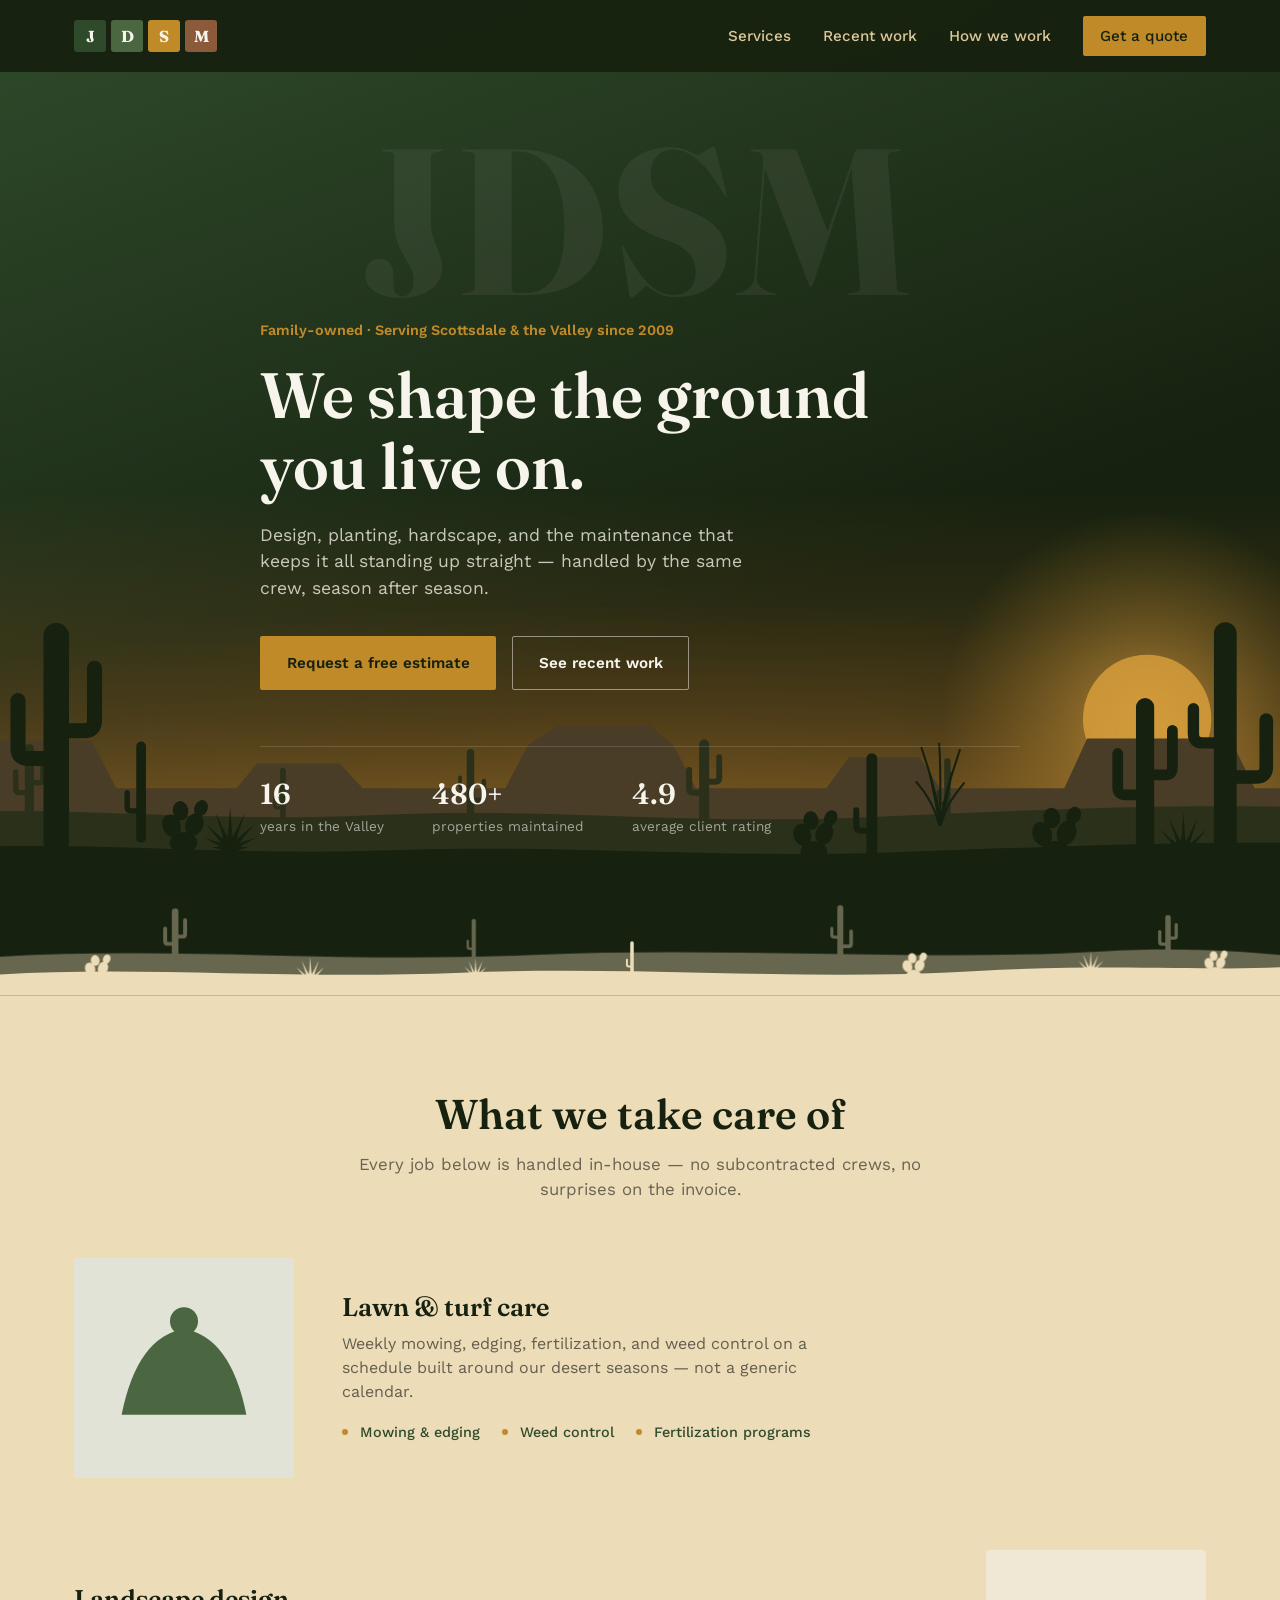
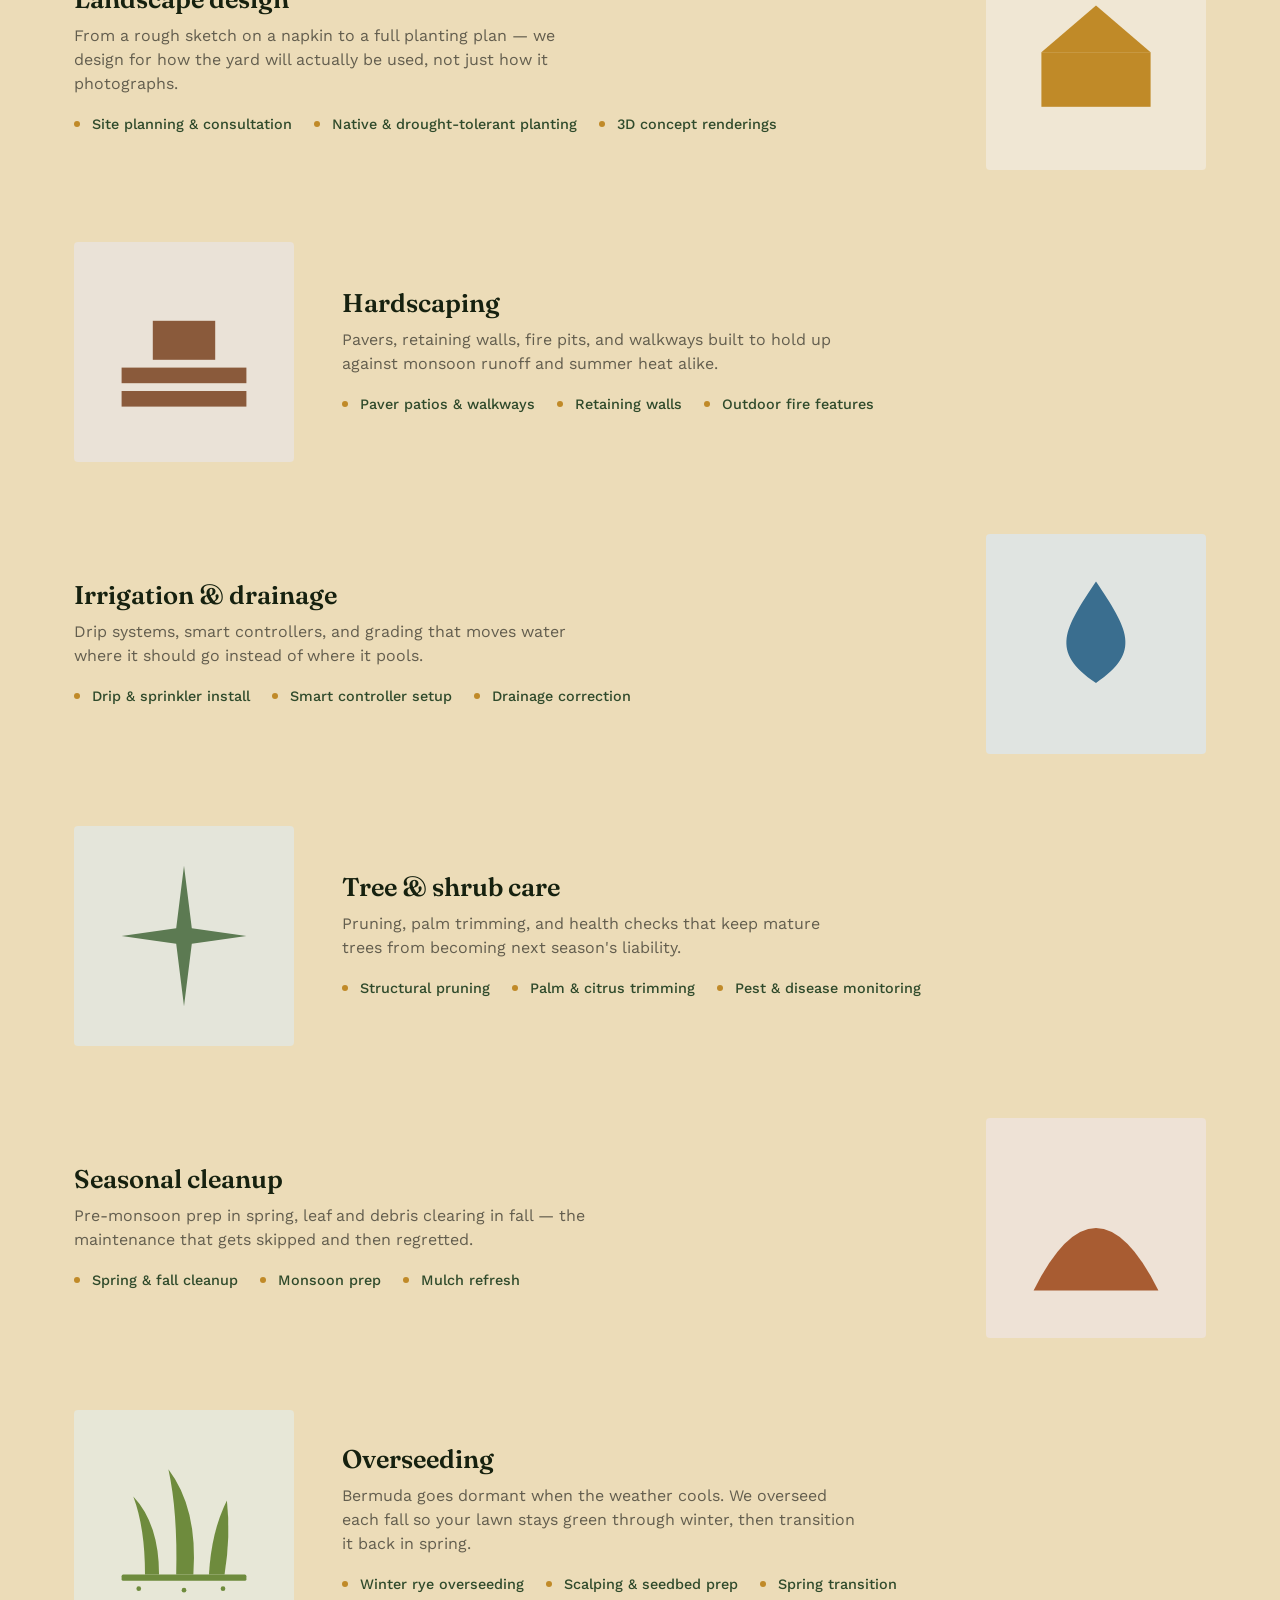
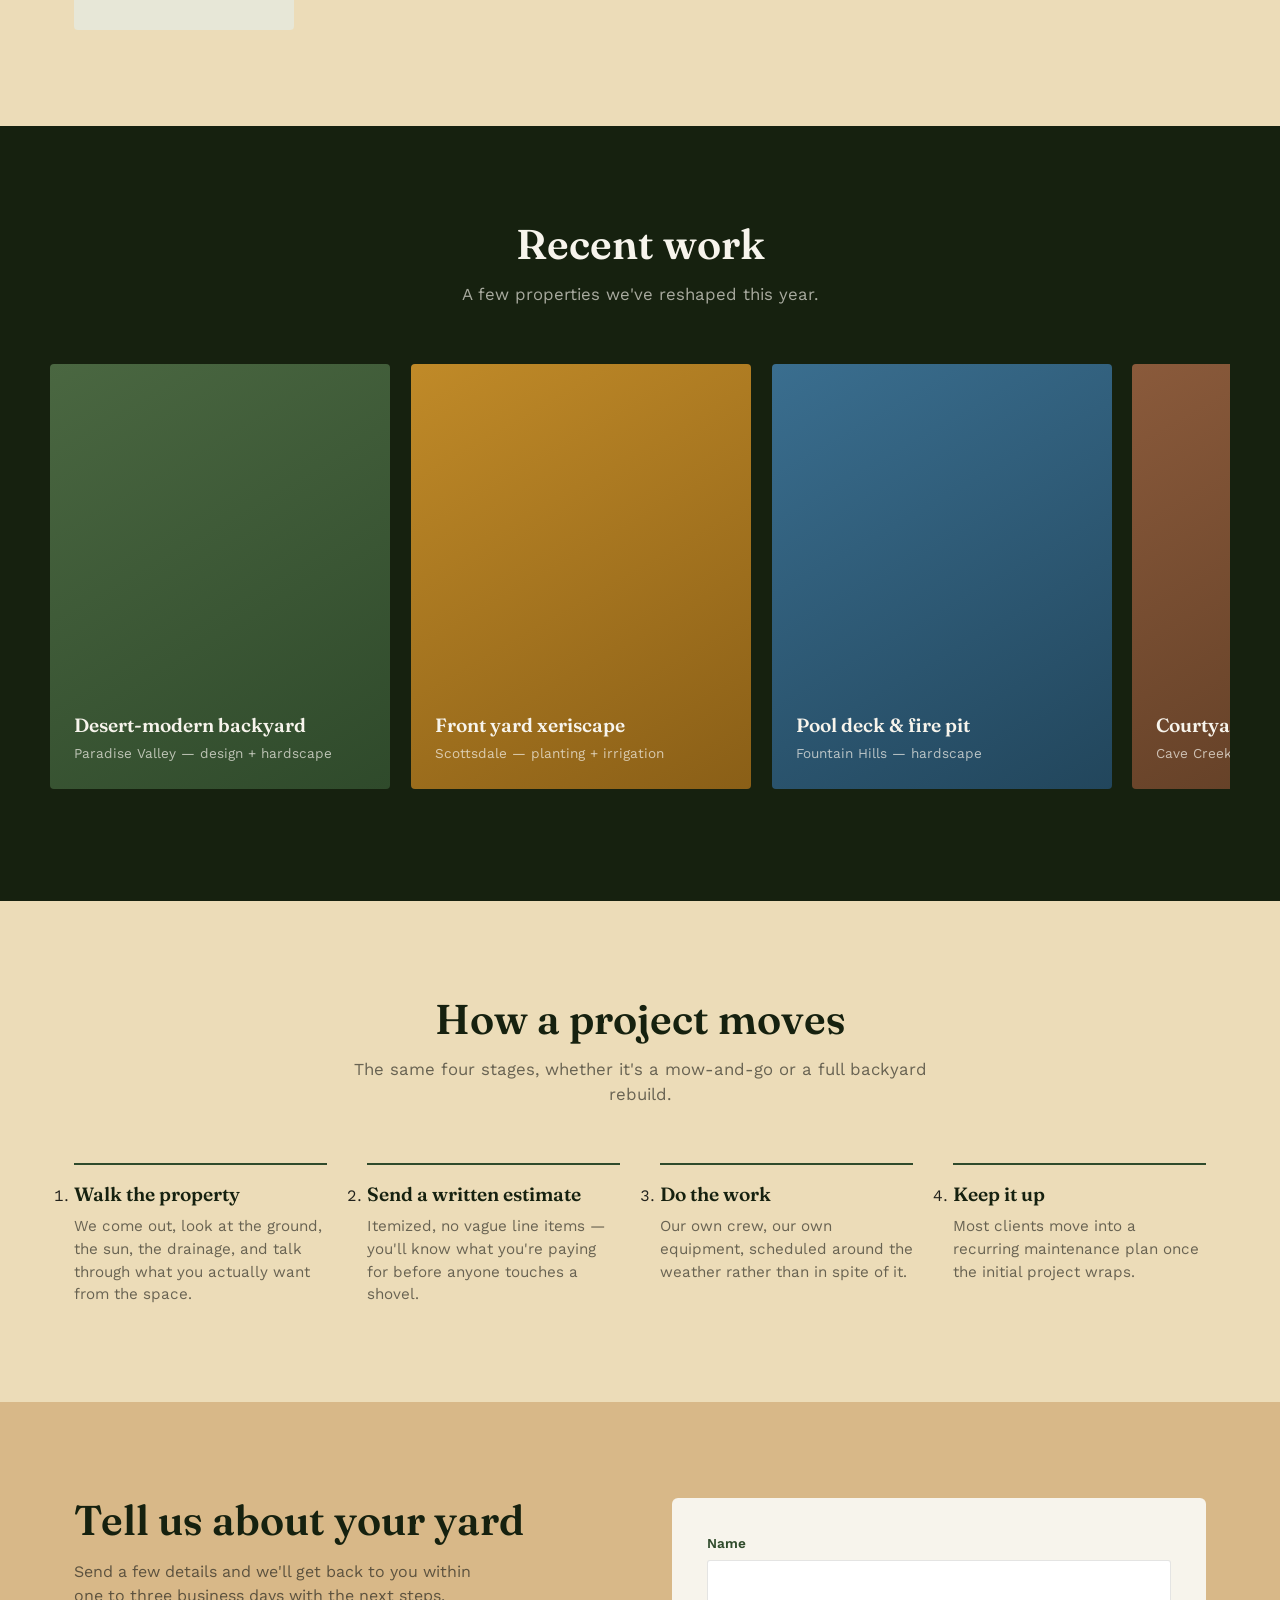
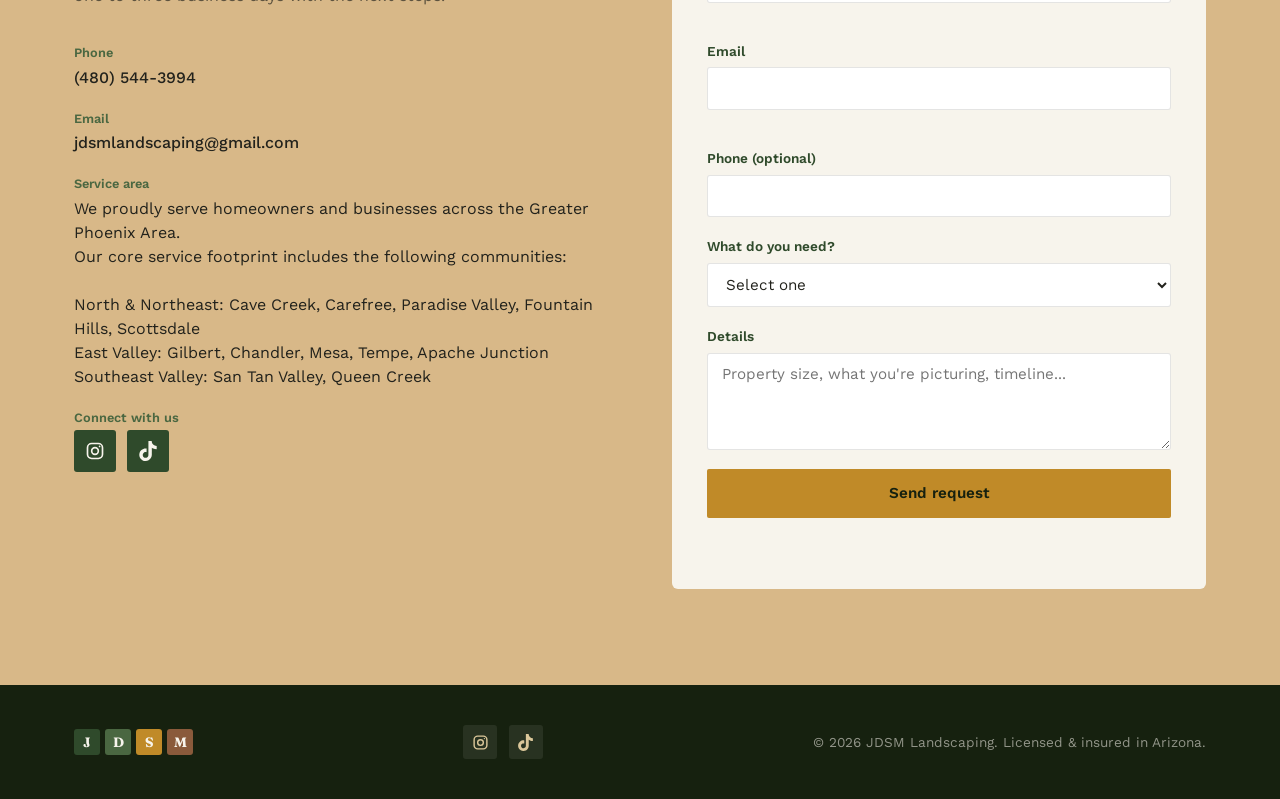
<file: Index.html>
<!DOCTYPE html>
<html lang="en">
<head>
<meta charset="UTF-8">
<meta name="viewport" content="width=device-width, initial-scale=1.0">
<title>JDSM Landscaping — Grounds, kept.</title>
<link rel="preconnect" href="https://fonts.googleapis.com">
<link rel="preconnect" href="https://fonts.gstatic.com" crossorigin>
<link href="https://fonts.googleapis.com/css2?family=Fraunces:opsz,wght@9..144,300;9..144,500;9..144,600;9..144,700&family=Work+Sans:wght@400;500;600&display=swap" rel="stylesheet">
<link rel="stylesheet" href="styles.css">
</head>
<body>

<!-- Desert silhouette shapes, reused by the hero and the divider below -->
<svg class="desert-defs" width="0" height="0" aria-hidden="true" focusable="false">
  <defs>
    <symbol id="saguaro-a" viewBox="0 0 100 200" overflow="visible">
      <g fill="none" stroke="currentColor" stroke-linecap="round" stroke-linejoin="round">
        <path d="M50 200 V22" stroke-width="22"/>
        <path d="M50 128 H26 Q17 128 17 119 V78" stroke-width="13"/>
        <path d="M50 104 H74 Q83 104 83 95 V50" stroke-width="13"/>
      </g>
    </symbol>
    <symbol id="saguaro-b" viewBox="0 0 100 200" overflow="visible">
      <g fill="none" stroke="currentColor" stroke-linecap="round" stroke-linejoin="round">
        <path d="M45 200 V16" stroke-width="20"/>
        <path d="M45 142 H72 Q81 142 81 133 V92" stroke-width="12"/>
        <path d="M45 112 H25 Q17 112 17 104 V82" stroke-width="10"/>
      </g>
    </symbol>
    <symbol id="saguaro-c" viewBox="0 0 100 200" overflow="visible">
      <g fill="none" stroke="currentColor" stroke-linecap="round" stroke-linejoin="round">
        <path d="M50 200 V30" stroke-width="18"/>
        <path d="M50 150 H32 Q24 150 24 142 V116" stroke-width="10"/>
      </g>
    </symbol>
    <symbol id="prickly-pear" viewBox="0 0 100 100" overflow="visible">
      <g fill="currentColor">
        <ellipse cx="50" cy="80" rx="23" ry="17"/>
        <ellipse cx="30" cy="52" rx="15" ry="19" transform="rotate(-20 30 52)"/>
        <ellipse cx="68" cy="50" rx="15" ry="19" transform="rotate(20 68 50)"/>
        <ellipse cx="45" cy="27" rx="13" ry="16" transform="rotate(-8 45 27)"/>
        <ellipse cx="79" cy="23" rx="11" ry="14" transform="rotate(25 79 23)"/>
      </g>
    </symbol>
    <symbol id="agave" viewBox="0 0 100 80" overflow="visible">
      <g fill="currentColor">
      <path d="M43,80 Q48.5,43.0 50,6 Q51.5,43.0 57,80Z"/>
      <path d="M43,80 Q48.5,46.0 50,12 Q51.5,46.0 57,80Z" transform="rotate(-22 50 80)"/>
      <path d="M43,80 Q48.5,46.0 50,12 Q51.5,46.0 57,80Z" transform="rotate(22 50 80)"/>
      <path d="M43,80 Q48.5,50.0 50,20 Q51.5,50.0 57,80Z" transform="rotate(-44 50 80)"/>
      <path d="M43,80 Q48.5,50.0 50,20 Q51.5,50.0 57,80Z" transform="rotate(44 50 80)"/>
      <path d="M43,80 Q48.5,56.0 50,32 Q51.5,56.0 57,80Z" transform="rotate(-66 50 80)"/>
      <path d="M43,80 Q48.5,56.0 50,32 Q51.5,56.0 57,80Z" transform="rotate(66 50 80)"/>
      <path d="M43,80 Q48.5,63.0 50,46 Q51.5,63.0 57,80Z" transform="rotate(-84 50 80)"/>
      <path d="M43,80 Q48.5,63.0 50,46 Q51.5,63.0 57,80Z" transform="rotate(84 50 80)"/>
      </g>
    </symbol>
    <symbol id="ocotillo" viewBox="0 0 100 160" overflow="visible">
      <g fill="none" stroke="currentColor" stroke-width="4" stroke-linecap="round">
        <path d="M50 160 C46 110 30 60 14 12"/>
        <path d="M50 160 C50 100 52 50 48 4"/>
        <path d="M50 160 C56 110 72 66 88 16"/>
        <path d="M48 160 C38 120 20 96 4 78"/>
        <path d="M52 160 C62 120 82 98 96 80"/>
        <path d="M49 160 C44 130 38 100 30 62"/>
        <path d="M51 160 C58 130 66 100 72 60"/>
      </g>
    </symbol>
  </defs>
</svg>

<header class="site-header" id="siteHeader">
  <div class="header-inner">
    <a href="#top" class="brand" aria-label="JDSM Landscaping, home">
      <span class="logo-squares" aria-hidden="true">
        <span style="--sq:var(--forest)">J</span>
        <span style="--sq:var(--moss)">D</span>
        <span style="--sq:var(--ochre)">S</span>
        <span style="--sq:#8A5A3B">M</span>
      </span>
    </a>
    <nav class="main-nav" id="mainNav">
      <a href="#services">Services</a>
      <a href="#work">Recent work</a>
      <a href="#process">How we work</a>
      <a href="#contact" class="nav-cta">Get a quote</a>
    </nav>
    <button class="nav-toggle" id="navToggle" aria-label="Toggle menu" aria-expanded="false">
      <span></span><span></span><span></span>
    </button>
  </div>
</header>

<main>

  <!-- HERO -->
  <section class="hero" id="top">
    <div class="hero-type" aria-hidden="true">
      <span>JDSM</span>
    </div>

    <div class="hero-desert" aria-hidden="true">
      <svg viewBox="0 0 1440 400" preserveAspectRatio="xMidYMax slice">
        <defs>
          <radialGradient id="sunGlow" cx="50%" cy="50%" r="50%">
            <stop offset="0" stop-color="#F0B04A" stop-opacity="0.6"/>
            <stop offset="1" stop-color="#C08A28" stop-opacity="0"/>
          </radialGradient>
          <linearGradient id="horizonGlow" x1="0" y1="0" x2="0" y2="1">
            <stop offset="0" stop-color="#C9722F" stop-opacity="0"/>
            <stop offset="0.55" stop-color="#C9722F" stop-opacity="0.22"/>
            <stop offset="1" stop-color="#E6A040" stop-opacity="0.5"/>
          </linearGradient>
        </defs>

        <!-- dusk sky -->
        <rect width="1440" height="400" fill="url(#horizonGlow)"/>

        <!-- setting sun -->
        <circle cx="1210" cy="225" r="200" fill="url(#sunGlow)"/>
        <circle cx="1210" cy="225" r="62" fill="#DDA23C" opacity="0.8"/>

        <!-- far: flat-topped mesas -->
        <g class="layer-far">
          <path fill="currentColor" d="M0,400 V292 H70 L92,246 H190 L214,292 H330 L350,268 H430 L452,292 H590 L612,250 L640,232 H730 L752,250 L774,292 H900 L922,262 H990 L1010,292 H1130 L1152,244 H1290 L1314,292 H1440 V400 Z"/>
        </g>

        <!-- mid: distant saguaros on a low rise -->
        <g class="layer-mid">
          <use href="#saguaro-a" x="110" y="245" width="40" height="80"/>
          <use href="#saguaro-c" x="360" y="266" width="30" height="60"/>
          <use href="#saguaro-b" x="540" y="252" width="36" height="72"/>
          <use href="#saguaro-a" x="760" y="240" width="44" height="88"/>
          <use href="#saguaro-c" x="1000" y="256" width="34" height="68"/>
          <use href="#saguaro-b" x="1380" y="240" width="40" height="80"/>
          <path fill="currentColor" d="M0,400 V318 C160,306 280,326 460,318 C640,310 760,328 940,320 C1120,312 1280,304 1440,314 V400 Z"/>
        </g>

        <!-- near: foreground desert floor and plants -->
        <g class="layer-near">
          <use href="#saguaro-a" x="100" y="120" width="112" height="224"/>
          <use href="#saguaro-c" x="212" y="236" width="52" height="104"/>
          <use href="#prickly-pear" x="250" y="298" width="58" height="58"/>
          <use href="#agave" x="296" y="306" width="56" height="45"/>

          <use href="#prickly-pear" x="860" y="308" width="56" height="56"/>
          <use href="#saguaro-c" x="915" y="246" width="58" height="116"/>
          <use href="#ocotillo" x="985" y="212" width="50" height="150"/>
          <use href="#prickly-pear" x="1090" y="304" width="62" height="62"/>
          <use href="#saguaro-a" x="1168" y="196" width="80" height="160"/>
          <use href="#agave" x="1218" y="312" width="54" height="43"/>
          <use href="#saguaro-b" x="1236" y="118" width="110" height="234"/>

          <path fill="currentColor" d="M0,400 V352 C180,340 300,358 480,352 C660,346 780,360 960,354 C1140,348 1300,340 1440,348 V400 Z"/>
        </g>
      </svg>
    </div>

    <div class="hero-content">
      <p class="hero-kicker">Family-owned · Serving Scottsdale &amp; the Valley since 2009</p>
      <h1>We shape the ground<br>you live on.</h1>
      <p class="hero-sub">Design, planting, hardscape, and the maintenance that keeps it all standing up straight — handled by the same crew, season after season.</p>
      <div class="hero-actions">
        <a href="#contact" class="btn btn-primary">Request a free estimate</a>
        <a href="#work" class="btn btn-ghost">See recent work</a>
      </div>
    </div>
    <div class="hero-stats">
      <div class="stat"><strong>16</strong><span>years in the Valley</span></div>
      <div class="stat"><strong>480+</strong><span>properties maintained</span></div>
      <div class="stat"><strong>4.9</strong><span>average client rating</span></div>
    </div>
  </section>

  <svg class="desert-divider" viewBox="0 0 1440 110" preserveAspectRatio="xMidYMax slice" aria-hidden="true">
    <!-- distant ridge with faint saguaros -->
    <g class="dune-back">
      <use href="#saguaro-a" x="180" y="8" width="34" height="68"/>
      <use href="#saguaro-c" x="520" y="18" width="26" height="52"/>
      <use href="#saguaro-b" x="930" y="6" width="34" height="68"/>
      <use href="#saguaro-a" x="1300" y="16" width="28" height="56"/>
      <path fill="currentColor" d="M0,110 V66 C200,54 380,74 600,64 C820,54 1040,72 1240,60 C1330,55 1390,60 1440,64 V110 Z"/>
    </g>
    <!-- foreground sand, with plants growing up out of it -->
    <g class="dune-front">
      <use href="#prickly-pear" x="90" y="60" width="38" height="38"/>
      <use href="#agave" x="330" y="64" width="38" height="30"/>
      <use href="#agave" x="520" y="66" width="30" height="24"/>
      <use href="#saguaro-c" x="700" y="44" width="22" height="44"/>
      <use href="#prickly-pear" x="1010" y="58" width="36" height="36"/>
      <use href="#agave" x="1210" y="58" width="34" height="27"/>
      <use href="#prickly-pear" x="1350" y="56" width="34" height="34"/>
      <path fill="currentColor" d="M0,110 V86 C160,76 320,92 520,84 C720,76 900,94 1100,82 C1250,74 1360,82 1440,78 V110 Z"/>
    </g>
  </svg>

  <!-- SERVICES -->
  <section class="services" id="services">
    <div class="section-head">
      <h2>What we take care of</h2>
      <p>Every job below is handled in-house — no subcontracted crews, no surprises on the invoice.</p>
    </div>

    <div class="service-rows" id="serviceRows">

      <article class="service-row reveal">
        <div class="service-media" style="--tint:#4A6741">
          <svg viewBox="0 0 200 200"><path d="M20,160 Q40,60 100,50 Q160,60 180,160 Z" fill="currentColor"/><circle cx="100" cy="40" r="18" fill="currentColor"/></svg>
        </div>
        <div class="service-copy">
          <h3>Lawn &amp; turf care</h3>
          <p>Weekly mowing, edging, fertilization, and weed control on a schedule built around our desert seasons — not a generic calendar.</p>
          <ul>
            <li>Mowing &amp; edging</li>
            <li>Weed control</li>
            <li>Fertilization programs</li>
          </ul>
        </div>
      </article>

      <article class="service-row reverse reveal">
        <div class="service-media" style="--tint:#C08A28">
          <svg viewBox="0 0 200 200"><rect x="30" y="90" width="140" height="70" fill="currentColor"/><path d="M30,90 L100,30 L170,90 Z" fill="currentColor"/></svg>
        </div>
        <div class="service-copy">
          <h3>Landscape design</h3>
          <p>From a rough sketch on a napkin to a full planting plan — we design for how the yard will actually be used, not just how it photographs.</p>
          <ul>
            <li>Site planning &amp; consultation</li>
            <li>Native &amp; drought-tolerant planting</li>
            <li>3D concept renderings</li>
          </ul>
        </div>
      </article>

      <article class="service-row reveal">
        <div class="service-media" style="--tint:#8A5A3B">
          <svg viewBox="0 0 200 200"><rect x="20" y="120" width="160" height="20" fill="currentColor"/><rect x="20" y="150" width="160" height="20" fill="currentColor"/><rect x="60" y="60" width="80" height="50" fill="currentColor"/></svg>
        </div>
        <div class="service-copy">
          <h3>Hardscaping</h3>
          <p>Pavers, retaining walls, fire pits, and walkways built to hold up against monsoon runoff and summer heat alike.</p>
          <ul>
            <li>Paver patios &amp; walkways</li>
            <li>Retaining walls</li>
            <li>Outdoor fire features</li>
          </ul>
        </div>
      </article>

      <article class="service-row reverse reveal">
        <div class="service-media" style="--tint:#3A6E8F">
          <svg viewBox="0 0 200 200"><path d="M100,20 C60,80 40,110 100,150 C160,110 140,80 100,20 Z" fill="currentColor"/></svg>
        </div>
        <div class="service-copy">
          <h3>Irrigation &amp; drainage</h3>
          <p>Drip systems, smart controllers, and grading that moves water where it should go instead of where it pools.</p>
          <ul>
            <li>Drip &amp; sprinkler install</li>
            <li>Smart controller setup</li>
            <li>Drainage correction</li>
          </ul>
        </div>
      </article>

      <article class="service-row reveal">
        <div class="service-media" style="--tint:#5C7A52">
          <svg viewBox="0 0 200 200"><path d="M100,10 L110,90 L180,100 L110,110 L100,190 L90,110 L20,100 L90,90 Z" fill="currentColor"/></svg>
        </div>
        <div class="service-copy">
          <h3>Tree &amp; shrub care</h3>
          <p>Pruning, palm trimming, and health checks that keep mature trees from becoming next season's liability.</p>
          <ul>
            <li>Structural pruning</li>
            <li>Palm &amp; citrus trimming</li>
            <li>Pest &amp; disease monitoring</li>
          </ul>
        </div>
      </article>

      <article class="service-row reverse reveal">
        <div class="service-media" style="--tint:#A85C32">
          <svg viewBox="0 0 200 200"><path d="M20,180 Q100,20 180,180 Z" fill="currentColor"/></svg>
        </div>
        <div class="service-copy">
          <h3>Seasonal cleanup</h3>
          <p>Pre-monsoon prep in spring, leaf and debris clearing in fall — the maintenance that gets skipped and then regretted.</p>
          <ul>
            <li>Spring &amp; fall cleanup</li>
            <li>Monsoon prep</li>
            <li>Mulch refresh</li>
          </ul>
        </div>
      </article>

      <article class="service-row reveal">
        <div class="service-media" style="--tint:#6E8B3D">
          <svg viewBox="0 0 200 200">
            <path d="M50,170 Q50,110 35,70 Q68,105 68,170 Z" fill="currentColor"/>
            <path d="M90,170 Q92,90 80,35 Q118,85 112,170 Z" fill="currentColor"/>
            <path d="M132,170 Q135,115 155,75 Q160,120 152,170 Z" fill="currentColor"/>
            <rect x="20" y="170" width="160" height="8" rx="2" fill="currentColor"/>
            <circle cx="42" cy="188" r="3" fill="currentColor"/>
            <circle cx="100" cy="190" r="3" fill="currentColor"/>
            <circle cx="150" cy="188" r="3" fill="currentColor"/>
          </svg>
        </div>
        <div class="service-copy">
          <h3>Overseeding</h3>
          <p>Bermuda goes dormant when the weather cools. We overseed each fall so your lawn stays green through winter, then transition it back in spring.</p>
          <ul>
            <li>Winter rye overseeding</li>
            <li>Scalping &amp; seedbed prep</li>
            <li>Spring transition</li>
          </ul>
        </div>
      </article>

    </div>
  </section>

  <!-- RECENT WORK -->
  <section class="work" id="work">
    <div class="section-head light">
      <h2>Recent work</h2>
      <p>A few properties we've reshaped this year.</p>
    </div>
    <div class="work-scroll" id="workScroll">
      <figure class="work-card" style="--c1:#4A6741;--c2:#2F4A2B">
        <figcaption><h4>Desert-modern backyard</h4><span>Paradise Valley — design + hardscape</span></figcaption>
      </figure>
      <figure class="work-card" style="--c1:#C08A28;--c2:#8A5F17">
        <figcaption><h4>Front yard xeriscape</h4><span>Scottsdale — planting + irrigation</span></figcaption>
      </figure>
      <figure class="work-card" style="--c1:#3A6E8F;--c2:#22465C">
        <figcaption><h4>Pool deck &amp; fire pit</h4><span>Fountain Hills — hardscape</span></figcaption>
      </figure>
      <figure class="work-card" style="--c1:#8A5A3B;--c2:#5C3B23">
        <figcaption><h4>Courtyard restoration</h4><span>Cave Creek — full renovation</span></figcaption>
      </figure>
      <figure class="work-card" style="--c1:#5C7A52;--c2:#3A5233">
        <figcaption><h4>HOA common grounds</h4><span>Tempe — ongoing maintenance</span></figcaption>
      </figure>
    </div>
  </section>

  <!-- PROCESS -->
  <section class="process" id="process">
    <div class="section-head">
      <h2>How a project moves</h2>
      <p>The same four stages, whether it's a mow-and-go or a full backyard rebuild.</p>
    </div>
    <ol class="process-list">
      <li>
        <h3>Walk the property</h3>
        <p>We come out, look at the ground, the sun, the drainage, and talk through what you actually want from the space.</p>
      </li>
      <li>
        <h3>Send a written estimate</h3>
        <p>Itemized, no vague line items — you'll know what you're paying for before anyone touches a shovel.</p>
      </li>
      <li>
        <h3>Do the work</h3>
        <p>Our own crew, our own equipment, scheduled around the weather rather than in spite of it.</p>
      </li>
      <li>
        <h3>Keep it up</h3>
        <p>Most clients move into a recurring maintenance plan once the initial project wraps.</p>
      </li>
    </ol>
  </section>

  <!-- CONTACT -->
  <section class="contact" id="contact">
    <div class="contact-inner">
      <div class="contact-copy">
        <h2>Tell us about your yard</h2>
        <p>Send a few details and we'll get back to you within one to three business days with the next steps.</p>
        <div class="contact-details">
          <div><span>Phone</span><a href="tel:4805443994">(480) 544-3994</a></div>
          <div><span>Email</span><a href="mailto:jdsmlandscaping@gmail.com">jdsmlandscaping@gmail.com</a></div>
          <div><span>Service area</span><p>We proudly serve homeowners and businesses across the Greater Phoenix Area.
            <br> Our core service footprint includes the following communities: <br><br> North & Northeast: Cave Creek, Carefree, Paradise Valley, Fountain Hills, Scottsdale 
            <br>East Valley: Gilbert, Chandler, Mesa, Tempe, Apache Junction 
            <br>Southeast Valley: San Tan Valley, Queen Creek</p></div>
          <div>
            <span>Connect with us</span>
            <div class="social-links">
              <a href="https://www.instagram.com/jdsmlandscaping/" target="_blank" rel="noopener" aria-label="JDSM Landscaping on Instagram">
                <svg viewBox="0 0 24 24" fill="none" stroke="currentColor" stroke-width="2" stroke-linecap="round" stroke-linejoin="round" aria-hidden="true">
                  <rect x="3" y="3" width="18" height="18" rx="5"/>
                  <circle cx="12" cy="12" r="4"/>
                  <circle cx="17.5" cy="6.5" r="1" fill="currentColor" stroke="none"/>
                </svg>
              </a>
              <a href="https://www.tiktok.com/@jdsmlandscaping" target="_blank" rel="noopener" aria-label="JDSM Landscaping on TikTok">
                <svg viewBox="0 0 24 24" fill="currentColor" aria-hidden="true">
                  <path d="M12.525.02c1.31-.02 2.61-.01 3.91-.02.08 1.53.63 3.09 1.75 4.17 1.12 1.11 2.7 1.62 4.24 1.79v4.03c-1.44-.05-2.89-.35-4.2-.97-.57-.26-1.1-.59-1.62-.93-.01 2.92.01 5.84-.02 8.75-.08 1.4-.54 2.79-1.35 3.94-1.31 1.92-3.58 3.17-5.91 3.21-1.43.08-2.86-.31-4.08-1.03-2.02-1.19-3.44-3.37-3.65-5.71-.02-.5-.03-1-.01-1.49.18-1.9 1.12-3.72 2.58-4.96 1.66-1.44 3.98-2.13 6.15-1.72.02 1.48-.04 2.96-.04 4.44-.99-.32-2.15-.23-3.02.37-.63.41-1.11 1.04-1.36 1.75-.21.51-.15 1.07-.14 1.61.24 1.64 1.82 3.02 3.5 2.87 1.12-.01 2.19-.66 2.77-1.61.19-.33.4-.67.41-1.06.1-1.79.06-3.57.07-5.36.01-4.03-.01-8.05.02-12.07z"/>
                </svg>
              </a>
            </div>
          </div>
        </div>
      </div>

      <form class="contact-form" id="contactForm" novalidate>
        <div class="form-row">
          <label for="name">Name</label>
          <input type="text" id="name" name="name" required>
          <span class="form-error" data-for="name"></span>
        </div>
        <div class="form-row">
          <label for="email">Email</label>
          <input type="email" id="email" name="email" required>
          <span class="form-error" data-for="email"></span>
        </div>
        <div class="form-row">
          <label for="phone">Phone (optional)</label>
          <input type="tel" id="phone" name="phone">
        </div>
        <div class="form-row">
          <label for="service">What do you need?</label>
          <select id="service" name="service">
            <option value="">Select one</option>
            <option>Lawn &amp; turf care</option>
            <option>Overseeding</option>
            <option>Landscape design</option>
            <option>Hardscaping</option>
            <option>Irrigation &amp; drainage</option>
            <option>Tree &amp; shrub care</option>
            <option>Seasonal cleanup</option>
            <option>Something else</option>
          </select>
        </div>
        <div class="form-row">
          <label for="message">Details</label>
          <textarea id="message" name="message" rows="4" placeholder="Property size, what you're picturing, timeline..."></textarea>
        </div>
        <button type="submit" class="btn btn-primary btn-block">Send request</button>
        <p class="form-status" id="formStatus" role="status" aria-live="polite"></p>
      </form>
    </div>
  </section>

</main>

<footer class="site-footer">
  <div class="footer-inner">
    <a href="#top" class="brand" aria-label="JDSM Landscaping, home">
      <span class="logo-squares logo-squares-sm" aria-hidden="true">
        <span style="--sq:var(--forest)">J</span>
        <span style="--sq:var(--moss)">D</span>
        <span style="--sq:var(--ochre)">S</span>
        <span style="--sq:#8A5A3B">M</span>
      </span>
    </a>
    <div class="social-links social-links-sm">
      <a href="https://www.instagram.com/jdsmlandscaping/" target="_blank" rel="noopener" aria-label="JDSM Landscaping on Instagram">
        <svg viewBox="0 0 24 24" fill="none" stroke="currentColor" stroke-width="2" stroke-linecap="round" stroke-linejoin="round" aria-hidden="true">
          <rect x="3" y="3" width="18" height="18" rx="5"/>
          <circle cx="12" cy="12" r="4"/>
          <circle cx="17.5" cy="6.5" r="1" fill="currentColor" stroke="none"/>
        </svg>
      </a>
      <a href="https://www.tiktok.com/@jdsmlandscaping" target="_blank" rel="noopener" aria-label="JDSM Landscaping on TikTok">
        <svg viewBox="0 0 24 24" fill="currentColor" aria-hidden="true">
          <path d="M12.525.02c1.31-.02 2.61-.01 3.91-.02.08 1.53.63 3.09 1.75 4.17 1.12 1.11 2.7 1.62 4.24 1.79v4.03c-1.44-.05-2.89-.35-4.2-.97-.57-.26-1.1-.59-1.62-.93-.01 2.92.01 5.84-.02 8.75-.08 1.4-.54 2.79-1.35 3.94-1.31 1.92-3.58 3.17-5.91 3.21-1.43.08-2.86-.31-4.08-1.03-2.02-1.19-3.44-3.37-3.65-5.71-.02-.5-.03-1-.01-1.49.18-1.9 1.12-3.72 2.58-4.96 1.66-1.44 3.98-2.13 6.15-1.72.02 1.48-.04 2.96-.04 4.44-.99-.32-2.15-.23-3.02.37-.63.41-1.11 1.04-1.36 1.75-.21.51-.15 1.07-.14 1.61.24 1.64 1.82 3.02 3.5 2.87 1.12-.01 2.19-.66 2.77-1.61.19-.33.4-.67.41-1.06.1-1.79.06-3.57.07-5.36.01-4.03-.01-8.05.02-12.07z"/>
        </svg>
      </a>
    </div>
    <p>&copy; <span id="year"></span> JDSM Landscaping. Licensed &amp; insured in Arizona.</p>
  </div>
</footer>

<script src="script.js"></script>
</body>
</html>
</file>
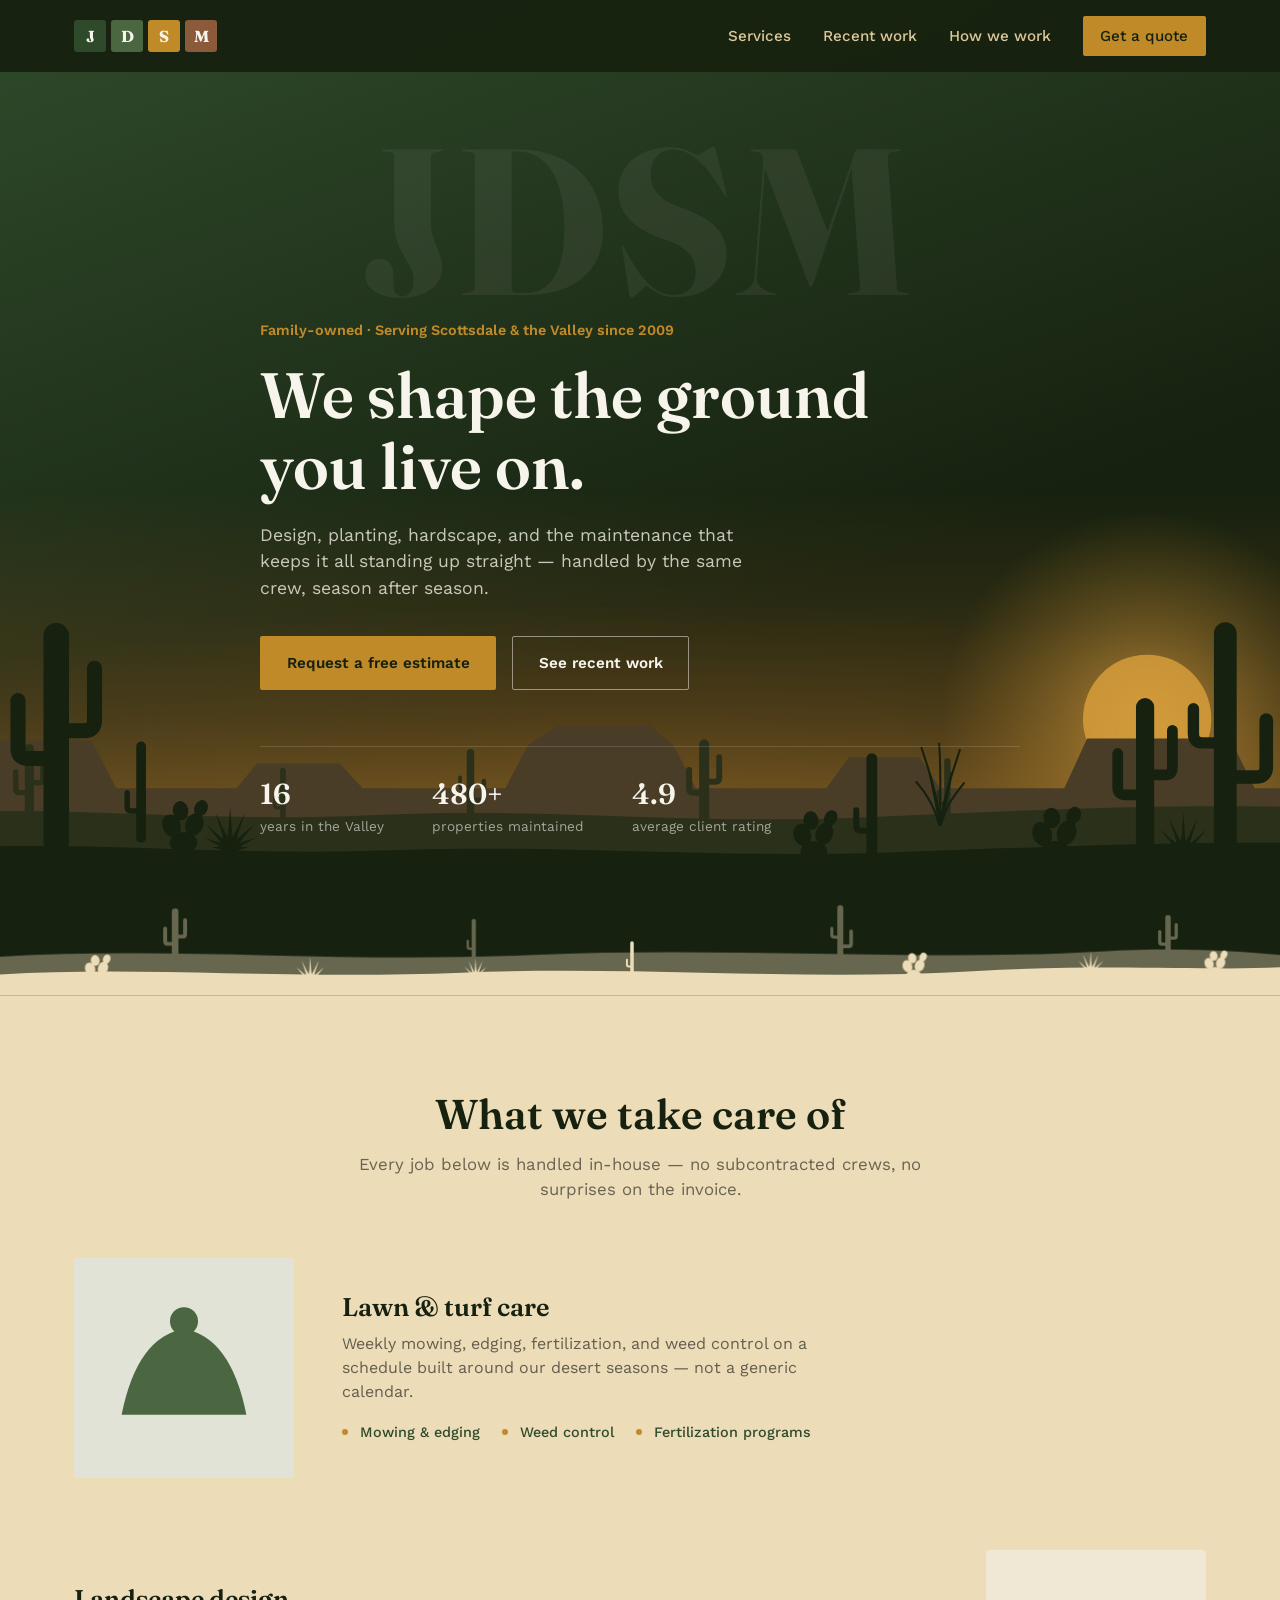
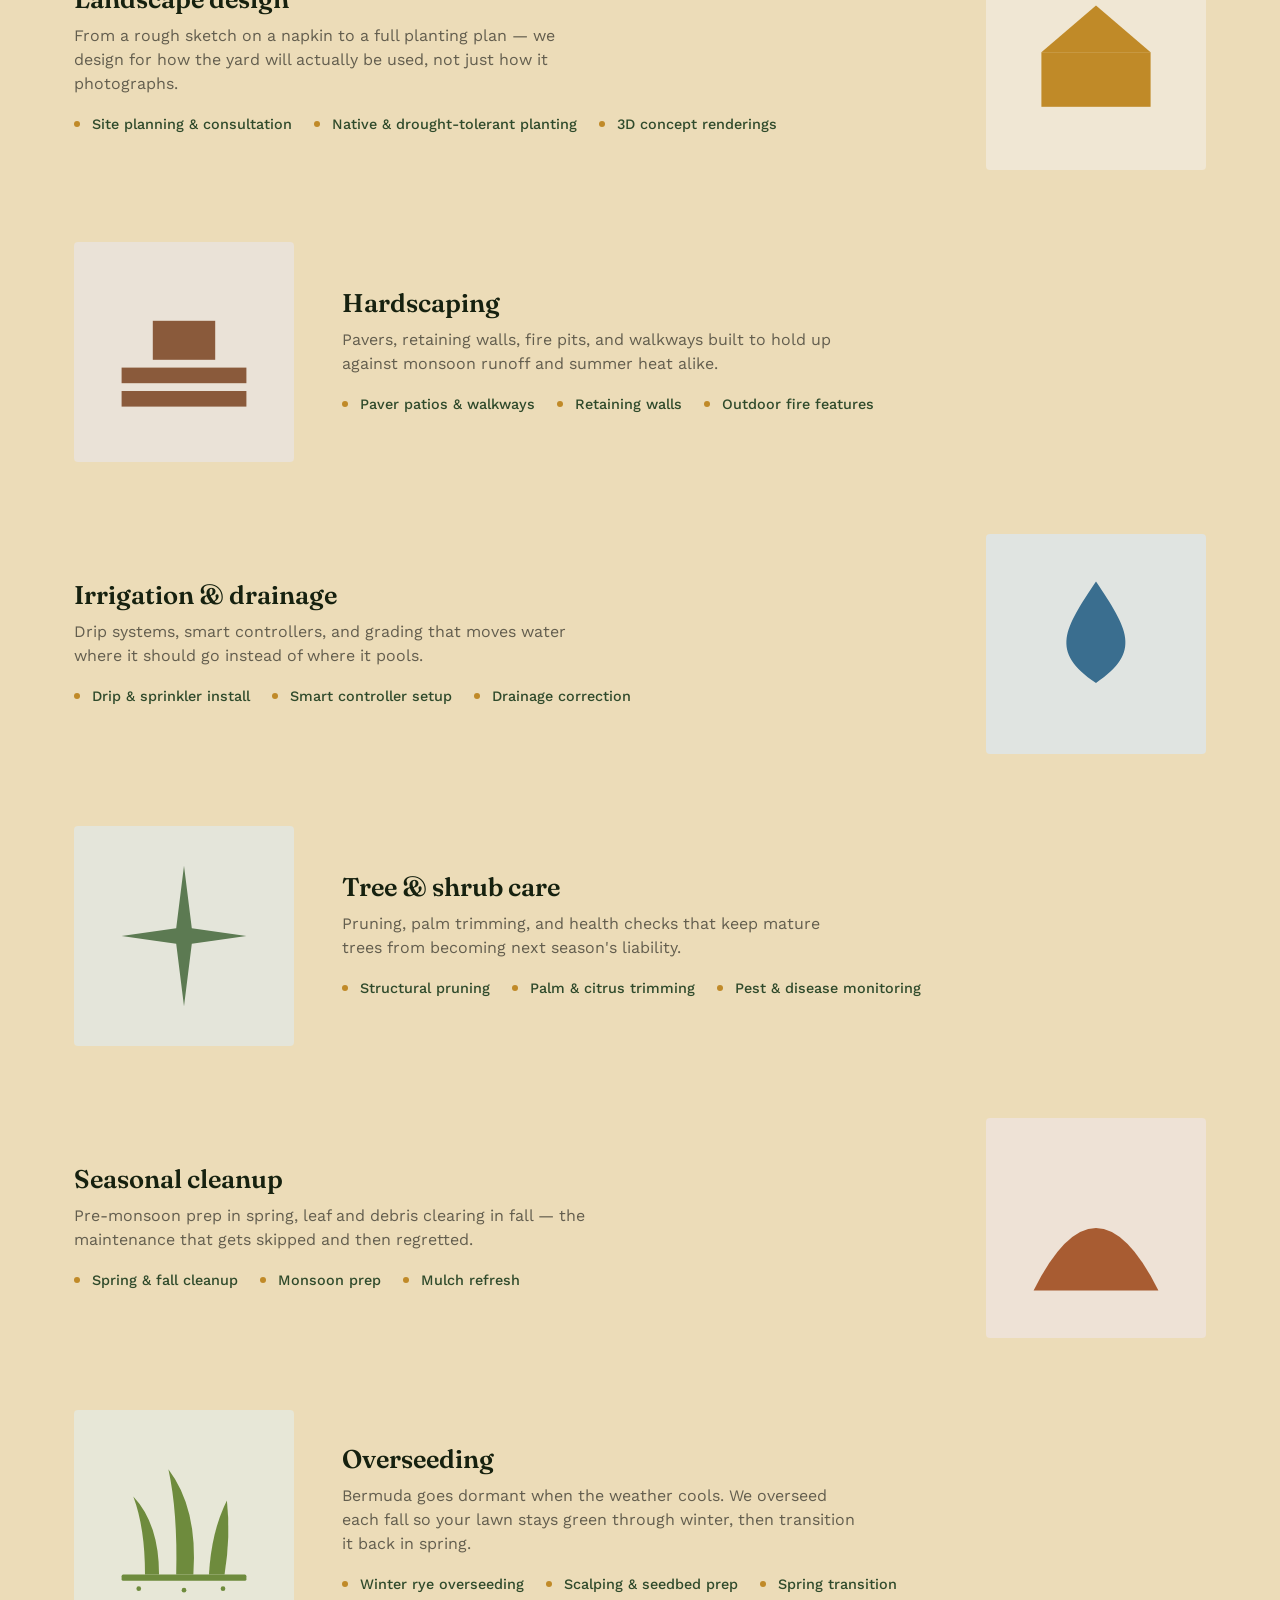
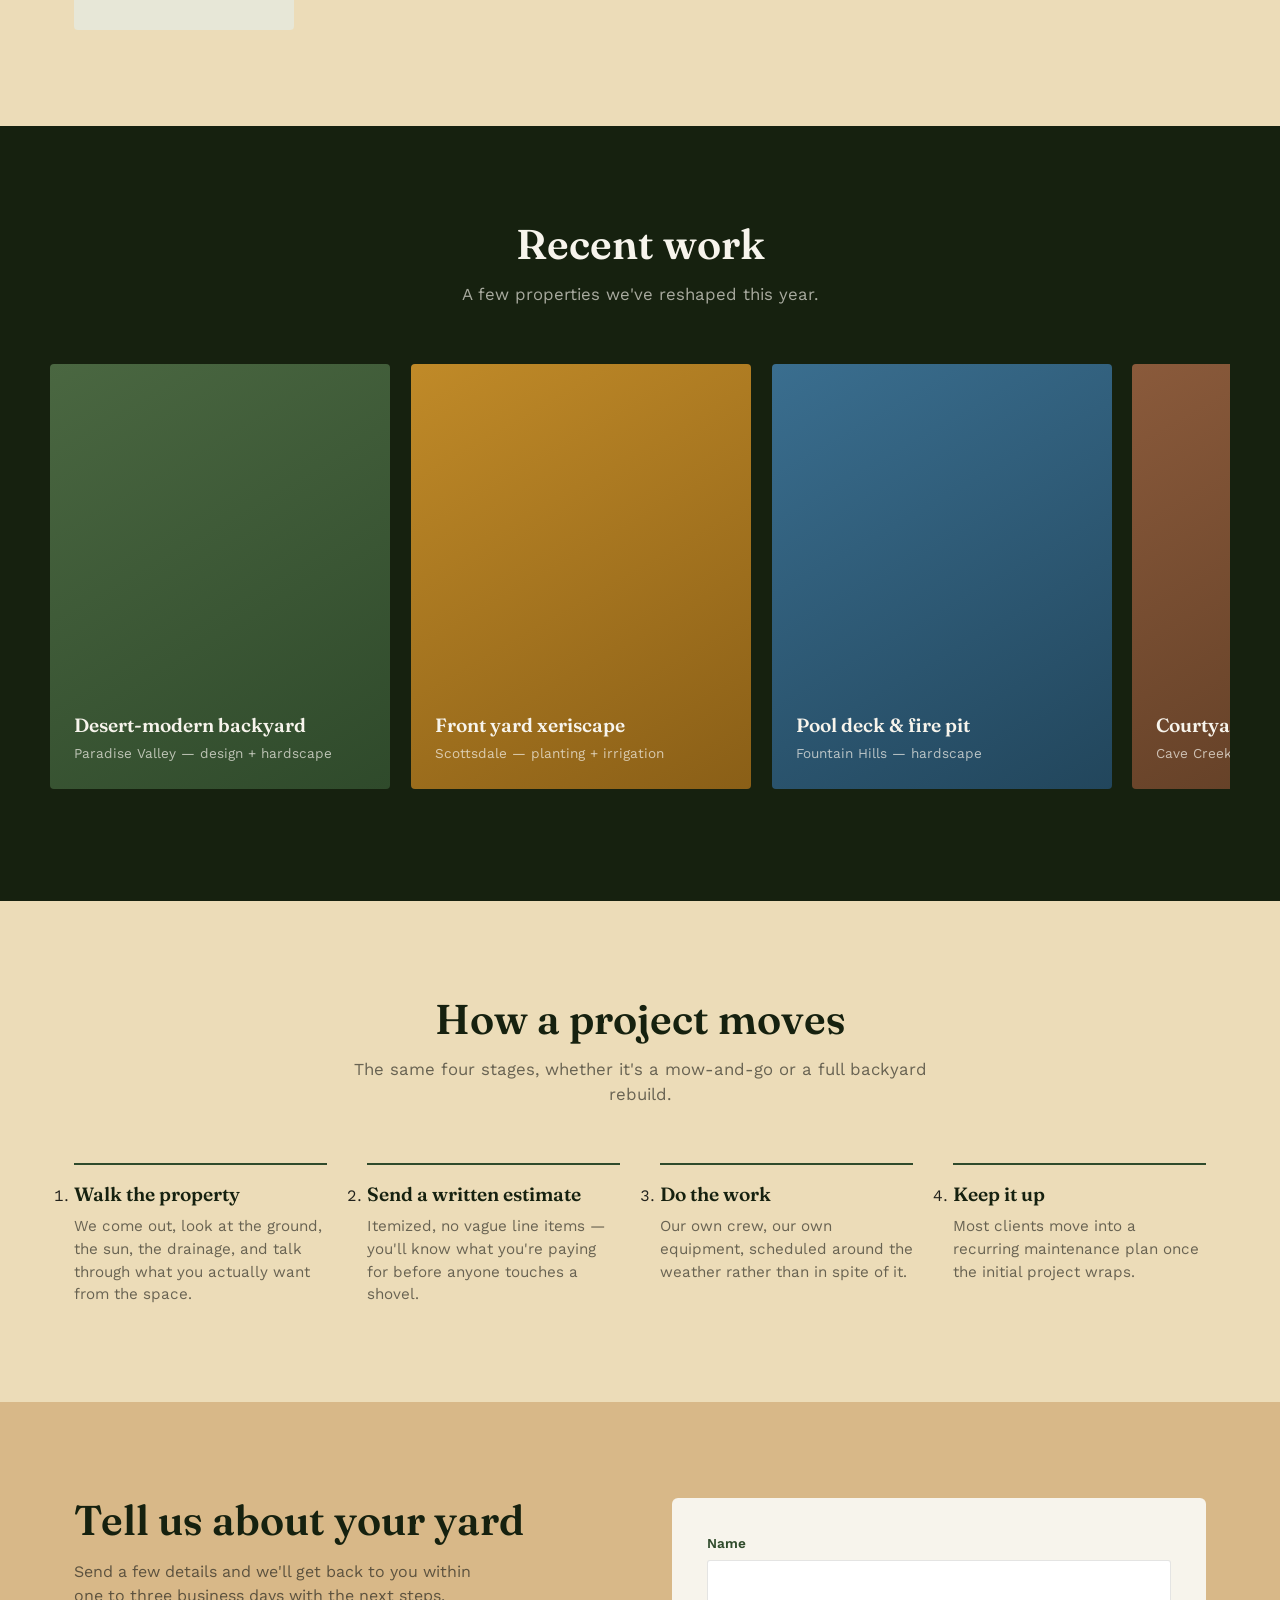
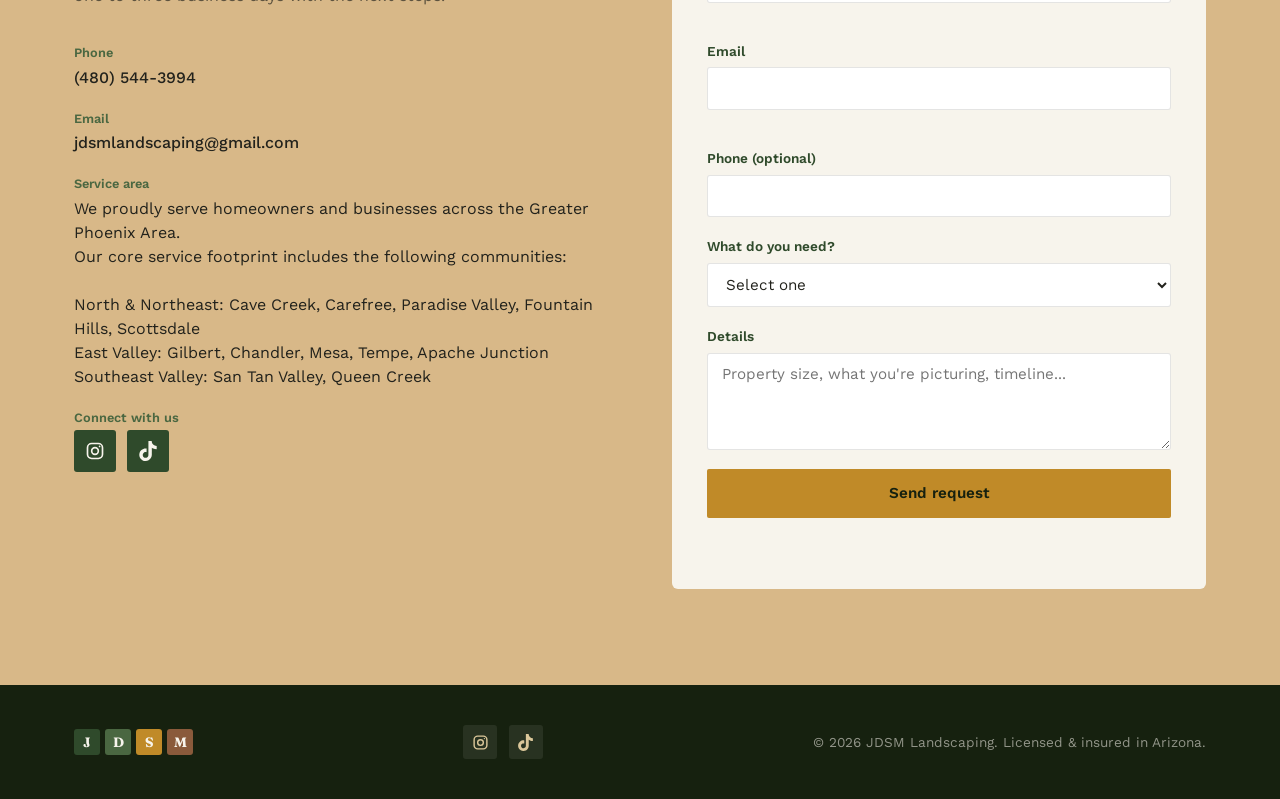
<file: index.html>
<!DOCTYPE html>
<html lang="en">
<head>
<meta charset="UTF-8">
<meta name="viewport" content="width=device-width, initial-scale=1.0">
<title>JDSM Landscaping — Grounds, kept.</title>
<link rel="preconnect" href="https://fonts.googleapis.com">
<link rel="preconnect" href="https://fonts.gstatic.com" crossorigin>
<link href="https://fonts.googleapis.com/css2?family=Fraunces:opsz,wght@9..144,300;9..144,500;9..144,600;9..144,700&family=Work+Sans:wght@400;500;600&display=swap" rel="stylesheet">
<link rel="stylesheet" href="styles.css">
</head>
<body>

<!-- Desert silhouette shapes, reused by the hero and the divider below -->
<svg class="desert-defs" width="0" height="0" aria-hidden="true" focusable="false">
  <defs>
    <symbol id="saguaro-a" viewBox="0 0 100 200" overflow="visible">
      <g fill="none" stroke="currentColor" stroke-linecap="round" stroke-linejoin="round">
        <path d="M50 200 V22" stroke-width="22"/>
        <path d="M50 128 H26 Q17 128 17 119 V78" stroke-width="13"/>
        <path d="M50 104 H74 Q83 104 83 95 V50" stroke-width="13"/>
      </g>
    </symbol>
    <symbol id="saguaro-b" viewBox="0 0 100 200" overflow="visible">
      <g fill="none" stroke="currentColor" stroke-linecap="round" stroke-linejoin="round">
        <path d="M45 200 V16" stroke-width="20"/>
        <path d="M45 142 H72 Q81 142 81 133 V92" stroke-width="12"/>
        <path d="M45 112 H25 Q17 112 17 104 V82" stroke-width="10"/>
      </g>
    </symbol>
    <symbol id="saguaro-c" viewBox="0 0 100 200" overflow="visible">
      <g fill="none" stroke="currentColor" stroke-linecap="round" stroke-linejoin="round">
        <path d="M50 200 V30" stroke-width="18"/>
        <path d="M50 150 H32 Q24 150 24 142 V116" stroke-width="10"/>
      </g>
    </symbol>
    <symbol id="prickly-pear" viewBox="0 0 100 100" overflow="visible">
      <g fill="currentColor">
        <ellipse cx="50" cy="80" rx="23" ry="17"/>
        <ellipse cx="30" cy="52" rx="15" ry="19" transform="rotate(-20 30 52)"/>
        <ellipse cx="68" cy="50" rx="15" ry="19" transform="rotate(20 68 50)"/>
        <ellipse cx="45" cy="27" rx="13" ry="16" transform="rotate(-8 45 27)"/>
        <ellipse cx="79" cy="23" rx="11" ry="14" transform="rotate(25 79 23)"/>
      </g>
    </symbol>
    <symbol id="agave" viewBox="0 0 100 80" overflow="visible">
      <g fill="currentColor">
      <path d="M43,80 Q48.5,43.0 50,6 Q51.5,43.0 57,80Z"/>
      <path d="M43,80 Q48.5,46.0 50,12 Q51.5,46.0 57,80Z" transform="rotate(-22 50 80)"/>
      <path d="M43,80 Q48.5,46.0 50,12 Q51.5,46.0 57,80Z" transform="rotate(22 50 80)"/>
      <path d="M43,80 Q48.5,50.0 50,20 Q51.5,50.0 57,80Z" transform="rotate(-44 50 80)"/>
      <path d="M43,80 Q48.5,50.0 50,20 Q51.5,50.0 57,80Z" transform="rotate(44 50 80)"/>
      <path d="M43,80 Q48.5,56.0 50,32 Q51.5,56.0 57,80Z" transform="rotate(-66 50 80)"/>
      <path d="M43,80 Q48.5,56.0 50,32 Q51.5,56.0 57,80Z" transform="rotate(66 50 80)"/>
      <path d="M43,80 Q48.5,63.0 50,46 Q51.5,63.0 57,80Z" transform="rotate(-84 50 80)"/>
      <path d="M43,80 Q48.5,63.0 50,46 Q51.5,63.0 57,80Z" transform="rotate(84 50 80)"/>
      </g>
    </symbol>
    <symbol id="ocotillo" viewBox="0 0 100 160" overflow="visible">
      <g fill="none" stroke="currentColor" stroke-width="4" stroke-linecap="round">
        <path d="M50 160 C46 110 30 60 14 12"/>
        <path d="M50 160 C50 100 52 50 48 4"/>
        <path d="M50 160 C56 110 72 66 88 16"/>
        <path d="M48 160 C38 120 20 96 4 78"/>
        <path d="M52 160 C62 120 82 98 96 80"/>
        <path d="M49 160 C44 130 38 100 30 62"/>
        <path d="M51 160 C58 130 66 100 72 60"/>
      </g>
    </symbol>
  </defs>
</svg>

<header class="site-header" id="siteHeader">
  <div class="header-inner">
    <a href="#top" class="brand" aria-label="JDSM Landscaping, home">
      <span class="logo-squares" aria-hidden="true">
        <span style="--sq:var(--forest)">J</span>
        <span style="--sq:var(--moss)">D</span>
        <span style="--sq:var(--ochre)">S</span>
        <span style="--sq:#8A5A3B">M</span>
      </span>
    </a>
    <nav class="main-nav" id="mainNav">
      <a href="#services">Services</a>
      <a href="#work">Recent work</a>
      <a href="#process">How we work</a>
      <a href="#contact" class="nav-cta">Get a quote</a>
    </nav>
    <button class="nav-toggle" id="navToggle" aria-label="Toggle menu" aria-expanded="false">
      <span></span><span></span><span></span>
    </button>
  </div>
</header>

<main>

  <!-- HERO -->
  <section class="hero" id="top">
    <div class="hero-type" aria-hidden="true">
      <span>JDSM</span>
    </div>

    <div class="hero-desert" aria-hidden="true">
      <svg viewBox="0 0 1440 400" preserveAspectRatio="xMidYMax slice">
        <defs>
          <radialGradient id="sunGlow" cx="50%" cy="50%" r="50%">
            <stop offset="0" stop-color="#F0B04A" stop-opacity="0.6"/>
            <stop offset="1" stop-color="#C08A28" stop-opacity="0"/>
          </radialGradient>
          <linearGradient id="horizonGlow" x1="0" y1="0" x2="0" y2="1">
            <stop offset="0" stop-color="#C9722F" stop-opacity="0"/>
            <stop offset="0.55" stop-color="#C9722F" stop-opacity="0.22"/>
            <stop offset="1" stop-color="#E6A040" stop-opacity="0.5"/>
          </linearGradient>
        </defs>

        <!-- dusk sky -->
        <rect width="1440" height="400" fill="url(#horizonGlow)"/>

        <!-- setting sun -->
        <circle cx="1210" cy="225" r="200" fill="url(#sunGlow)"/>
        <circle cx="1210" cy="225" r="62" fill="#DDA23C" opacity="0.8"/>

        <!-- far: flat-topped mesas -->
        <g class="layer-far">
          <path fill="currentColor" d="M0,400 V292 H70 L92,246 H190 L214,292 H330 L350,268 H430 L452,292 H590 L612,250 L640,232 H730 L752,250 L774,292 H900 L922,262 H990 L1010,292 H1130 L1152,244 H1290 L1314,292 H1440 V400 Z"/>
        </g>

        <!-- mid: distant saguaros on a low rise -->
        <g class="layer-mid">
          <use href="#saguaro-a" x="110" y="245" width="40" height="80"/>
          <use href="#saguaro-c" x="360" y="266" width="30" height="60"/>
          <use href="#saguaro-b" x="540" y="252" width="36" height="72"/>
          <use href="#saguaro-a" x="760" y="240" width="44" height="88"/>
          <use href="#saguaro-c" x="1000" y="256" width="34" height="68"/>
          <use href="#saguaro-b" x="1380" y="240" width="40" height="80"/>
          <path fill="currentColor" d="M0,400 V318 C160,306 280,326 460,318 C640,310 760,328 940,320 C1120,312 1280,304 1440,314 V400 Z"/>
        </g>

        <!-- near: foreground desert floor and plants -->
        <g class="layer-near">
          <use href="#saguaro-a" x="100" y="120" width="112" height="224"/>
          <use href="#saguaro-c" x="212" y="236" width="52" height="104"/>
          <use href="#prickly-pear" x="250" y="298" width="58" height="58"/>
          <use href="#agave" x="296" y="306" width="56" height="45"/>

          <use href="#prickly-pear" x="860" y="308" width="56" height="56"/>
          <use href="#saguaro-c" x="915" y="246" width="58" height="116"/>
          <use href="#ocotillo" x="985" y="212" width="50" height="150"/>
          <use href="#prickly-pear" x="1090" y="304" width="62" height="62"/>
          <use href="#saguaro-a" x="1168" y="196" width="80" height="160"/>
          <use href="#agave" x="1218" y="312" width="54" height="43"/>
          <use href="#saguaro-b" x="1236" y="118" width="110" height="234"/>

          <path fill="currentColor" d="M0,400 V352 C180,340 300,358 480,352 C660,346 780,360 960,354 C1140,348 1300,340 1440,348 V400 Z"/>
        </g>
      </svg>
    </div>

    <div class="hero-content">
      <p class="hero-kicker">Family-owned · Serving Scottsdale &amp; the Valley since 2009</p>
      <h1>We shape the ground<br>you live on.</h1>
      <p class="hero-sub">Design, planting, hardscape, and the maintenance that keeps it all standing up straight — handled by the same crew, season after season.</p>
      <div class="hero-actions">
        <a href="#contact" class="btn btn-primary">Request a free estimate</a>
        <a href="#work" class="btn btn-ghost">See recent work</a>
      </div>
    </div>
    <div class="hero-stats">
      <div class="stat"><strong>16</strong><span>years in the Valley</span></div>
      <div class="stat"><strong>480+</strong><span>properties maintained</span></div>
      <div class="stat"><strong>4.9</strong><span>average client rating</span></div>
    </div>
  </section>

  <svg class="desert-divider" viewBox="0 0 1440 110" preserveAspectRatio="xMidYMax slice" aria-hidden="true">
    <!-- distant ridge with faint saguaros -->
    <g class="dune-back">
      <use href="#saguaro-a" x="180" y="8" width="34" height="68"/>
      <use href="#saguaro-c" x="520" y="18" width="26" height="52"/>
      <use href="#saguaro-b" x="930" y="6" width="34" height="68"/>
      <use href="#saguaro-a" x="1300" y="16" width="28" height="56"/>
      <path fill="currentColor" d="M0,110 V66 C200,54 380,74 600,64 C820,54 1040,72 1240,60 C1330,55 1390,60 1440,64 V110 Z"/>
    </g>
    <!-- foreground sand, with plants growing up out of it -->
    <g class="dune-front">
      <use href="#prickly-pear" x="90" y="60" width="38" height="38"/>
      <use href="#agave" x="330" y="64" width="38" height="30"/>
      <use href="#agave" x="520" y="66" width="30" height="24"/>
      <use href="#saguaro-c" x="700" y="44" width="22" height="44"/>
      <use href="#prickly-pear" x="1010" y="58" width="36" height="36"/>
      <use href="#agave" x="1210" y="58" width="34" height="27"/>
      <use href="#prickly-pear" x="1350" y="56" width="34" height="34"/>
      <path fill="currentColor" d="M0,110 V86 C160,76 320,92 520,84 C720,76 900,94 1100,82 C1250,74 1360,82 1440,78 V110 Z"/>
    </g>
  </svg>

  <!-- SERVICES -->
  <section class="services" id="services">
    <div class="section-head">
      <h2>What we take care of</h2>
      <p>Every job below is handled in-house — no subcontracted crews, no surprises on the invoice.</p>
    </div>

    <div class="service-rows" id="serviceRows">

      <article class="service-row reveal">
        <div class="service-media" style="--tint:#4A6741">
          <svg viewBox="0 0 200 200"><path d="M20,160 Q40,60 100,50 Q160,60 180,160 Z" fill="currentColor"/><circle cx="100" cy="40" r="18" fill="currentColor"/></svg>
        </div>
        <div class="service-copy">
          <h3>Lawn &amp; turf care</h3>
          <p>Weekly mowing, edging, fertilization, and weed control on a schedule built around our desert seasons — not a generic calendar.</p>
          <ul>
            <li>Mowing &amp; edging</li>
            <li>Weed control</li>
            <li>Fertilization programs</li>
          </ul>
        </div>
      </article>

      <article class="service-row reverse reveal">
        <div class="service-media" style="--tint:#C08A28">
          <svg viewBox="0 0 200 200"><rect x="30" y="90" width="140" height="70" fill="currentColor"/><path d="M30,90 L100,30 L170,90 Z" fill="currentColor"/></svg>
        </div>
        <div class="service-copy">
          <h3>Landscape design</h3>
          <p>From a rough sketch on a napkin to a full planting plan — we design for how the yard will actually be used, not just how it photographs.</p>
          <ul>
            <li>Site planning &amp; consultation</li>
            <li>Native &amp; drought-tolerant planting</li>
            <li>3D concept renderings</li>
          </ul>
        </div>
      </article>

      <article class="service-row reveal">
        <div class="service-media" style="--tint:#8A5A3B">
          <svg viewBox="0 0 200 200"><rect x="20" y="120" width="160" height="20" fill="currentColor"/><rect x="20" y="150" width="160" height="20" fill="currentColor"/><rect x="60" y="60" width="80" height="50" fill="currentColor"/></svg>
        </div>
        <div class="service-copy">
          <h3>Hardscaping</h3>
          <p>Pavers, retaining walls, fire pits, and walkways built to hold up against monsoon runoff and summer heat alike.</p>
          <ul>
            <li>Paver patios &amp; walkways</li>
            <li>Retaining walls</li>
            <li>Outdoor fire features</li>
          </ul>
        </div>
      </article>

      <article class="service-row reverse reveal">
        <div class="service-media" style="--tint:#3A6E8F">
          <svg viewBox="0 0 200 200"><path d="M100,20 C60,80 40,110 100,150 C160,110 140,80 100,20 Z" fill="currentColor"/></svg>
        </div>
        <div class="service-copy">
          <h3>Irrigation &amp; drainage</h3>
          <p>Drip systems, smart controllers, and grading that moves water where it should go instead of where it pools.</p>
          <ul>
            <li>Drip &amp; sprinkler install</li>
            <li>Smart controller setup</li>
            <li>Drainage correction</li>
          </ul>
        </div>
      </article>

      <article class="service-row reveal">
        <div class="service-media" style="--tint:#5C7A52">
          <svg viewBox="0 0 200 200"><path d="M100,10 L110,90 L180,100 L110,110 L100,190 L90,110 L20,100 L90,90 Z" fill="currentColor"/></svg>
        </div>
        <div class="service-copy">
          <h3>Tree &amp; shrub care</h3>
          <p>Pruning, palm trimming, and health checks that keep mature trees from becoming next season's liability.</p>
          <ul>
            <li>Structural pruning</li>
            <li>Palm &amp; citrus trimming</li>
            <li>Pest &amp; disease monitoring</li>
          </ul>
        </div>
      </article>

      <article class="service-row reverse reveal">
        <div class="service-media" style="--tint:#A85C32">
          <svg viewBox="0 0 200 200"><path d="M20,180 Q100,20 180,180 Z" fill="currentColor"/></svg>
        </div>
        <div class="service-copy">
          <h3>Seasonal cleanup</h3>
          <p>Pre-monsoon prep in spring, leaf and debris clearing in fall — the maintenance that gets skipped and then regretted.</p>
          <ul>
            <li>Spring &amp; fall cleanup</li>
            <li>Monsoon prep</li>
            <li>Mulch refresh</li>
          </ul>
        </div>
      </article>

      <article class="service-row reveal">
        <div class="service-media" style="--tint:#6E8B3D">
          <svg viewBox="0 0 200 200">
            <path d="M50,170 Q50,110 35,70 Q68,105 68,170 Z" fill="currentColor"/>
            <path d="M90,170 Q92,90 80,35 Q118,85 112,170 Z" fill="currentColor"/>
            <path d="M132,170 Q135,115 155,75 Q160,120 152,170 Z" fill="currentColor"/>
            <rect x="20" y="170" width="160" height="8" rx="2" fill="currentColor"/>
            <circle cx="42" cy="188" r="3" fill="currentColor"/>
            <circle cx="100" cy="190" r="3" fill="currentColor"/>
            <circle cx="150" cy="188" r="3" fill="currentColor"/>
          </svg>
        </div>
        <div class="service-copy">
          <h3>Overseeding</h3>
          <p>Bermuda goes dormant when the weather cools. We overseed each fall so your lawn stays green through winter, then transition it back in spring.</p>
          <ul>
            <li>Winter rye overseeding</li>
            <li>Scalping &amp; seedbed prep</li>
            <li>Spring transition</li>
          </ul>
        </div>
      </article>

    </div>
  </section>

  <!-- RECENT WORK -->
  <section class="work" id="work">
    <div class="section-head light">
      <h2>Recent work</h2>
      <p>A few properties we've reshaped this year.</p>
    </div>
    <div class="work-scroll" id="workScroll">
      <figure class="work-card" style="--c1:#4A6741;--c2:#2F4A2B">
        <figcaption><h4>Desert-modern backyard</h4><span>Paradise Valley — design + hardscape</span></figcaption>
      </figure>
      <figure class="work-card" style="--c1:#C08A28;--c2:#8A5F17">
        <figcaption><h4>Front yard xeriscape</h4><span>Scottsdale — planting + irrigation</span></figcaption>
      </figure>
      <figure class="work-card" style="--c1:#3A6E8F;--c2:#22465C">
        <figcaption><h4>Pool deck &amp; fire pit</h4><span>Fountain Hills — hardscape</span></figcaption>
      </figure>
      <figure class="work-card" style="--c1:#8A5A3B;--c2:#5C3B23">
        <figcaption><h4>Courtyard restoration</h4><span>Cave Creek — full renovation</span></figcaption>
      </figure>
      <figure class="work-card" style="--c1:#5C7A52;--c2:#3A5233">
        <figcaption><h4>HOA common grounds</h4><span>Tempe — ongoing maintenance</span></figcaption>
      </figure>
    </div>
  </section>

  <!-- PROCESS -->
  <section class="process" id="process">
    <div class="section-head">
      <h2>How a project moves</h2>
      <p>The same four stages, whether it's a mow-and-go or a full backyard rebuild.</p>
    </div>
    <ol class="process-list">
      <li>
        <h3>Walk the property</h3>
        <p>We come out, look at the ground, the sun, the drainage, and talk through what you actually want from the space.</p>
      </li>
      <li>
        <h3>Send a written estimate</h3>
        <p>Itemized, no vague line items — you'll know what you're paying for before anyone touches a shovel.</p>
      </li>
      <li>
        <h3>Do the work</h3>
        <p>Our own crew, our own equipment, scheduled around the weather rather than in spite of it.</p>
      </li>
      <li>
        <h3>Keep it up</h3>
        <p>Most clients move into a recurring maintenance plan once the initial project wraps.</p>
      </li>
    </ol>
  </section>

  <!-- CONTACT -->
  <section class="contact" id="contact">
    <div class="contact-inner">
      <div class="contact-copy">
        <h2>Tell us about your yard</h2>
        <p>Send a few details and we'll get back to you within one to three business days with the next steps.</p>
        <div class="contact-details">
          <div><span>Phone</span><a href="tel:4805443994">(480) 544-3994</a></div>
          <div><span>Email</span><a href="mailto:jdsmlandscaping@gmail.com">jdsmlandscaping@gmail.com</a></div>
          <div><span>Service area</span><p>We proudly serve homeowners and businesses across the Greater Phoenix Area.
            <br> Our core service footprint includes the following communities: <br><br> North & Northeast: Cave Creek, Carefree, Paradise Valley, Fountain Hills, Scottsdale 
            <br>East Valley: Gilbert, Chandler, Mesa, Tempe, Apache Junction 
            <br>Southeast Valley: San Tan Valley, Queen Creek</p></div>
          <div>
            <span>Connect with us</span>
            <div class="social-links">
              <a href="https://www.instagram.com/jdsmlandscaping/" target="_blank" rel="noopener" aria-label="JDSM Landscaping on Instagram">
                <svg viewBox="0 0 24 24" fill="none" stroke="currentColor" stroke-width="2" stroke-linecap="round" stroke-linejoin="round" aria-hidden="true">
                  <rect x="3" y="3" width="18" height="18" rx="5"/>
                  <circle cx="12" cy="12" r="4"/>
                  <circle cx="17.5" cy="6.5" r="1" fill="currentColor" stroke="none"/>
                </svg>
              </a>
              <a href="https://www.tiktok.com/@jdsmlandscaping" target="_blank" rel="noopener" aria-label="JDSM Landscaping on TikTok">
                <svg viewBox="0 0 24 24" fill="currentColor" aria-hidden="true">
                  <path d="M12.525.02c1.31-.02 2.61-.01 3.91-.02.08 1.53.63 3.09 1.75 4.17 1.12 1.11 2.7 1.62 4.24 1.79v4.03c-1.44-.05-2.89-.35-4.2-.97-.57-.26-1.1-.59-1.62-.93-.01 2.92.01 5.84-.02 8.75-.08 1.4-.54 2.79-1.35 3.94-1.31 1.92-3.58 3.17-5.91 3.21-1.43.08-2.86-.31-4.08-1.03-2.02-1.19-3.44-3.37-3.65-5.71-.02-.5-.03-1-.01-1.49.18-1.9 1.12-3.72 2.58-4.96 1.66-1.44 3.98-2.13 6.15-1.72.02 1.48-.04 2.96-.04 4.44-.99-.32-2.15-.23-3.02.37-.63.41-1.11 1.04-1.36 1.75-.21.51-.15 1.07-.14 1.61.24 1.64 1.82 3.02 3.5 2.87 1.12-.01 2.19-.66 2.77-1.61.19-.33.4-.67.41-1.06.1-1.79.06-3.57.07-5.36.01-4.03-.01-8.05.02-12.07z"/>
                </svg>
              </a>
            </div>
          </div>
        </div>
      </div>

      <form class="contact-form" id="contactForm" novalidate>
        <div class="form-row">
          <label for="name">Name</label>
          <input type="text" id="name" name="name" required>
          <span class="form-error" data-for="name"></span>
        </div>
        <div class="form-row">
          <label for="email">Email</label>
          <input type="email" id="email" name="email" required>
          <span class="form-error" data-for="email"></span>
        </div>
        <div class="form-row">
          <label for="phone">Phone (optional)</label>
          <input type="tel" id="phone" name="phone">
        </div>
        <div class="form-row">
          <label for="service">What do you need?</label>
          <select id="service" name="service">
            <option value="">Select one</option>
            <option>Lawn &amp; turf care</option>
            <option>Overseeding</option>
            <option>Landscape design</option>
            <option>Hardscaping</option>
            <option>Irrigation &amp; drainage</option>
            <option>Tree &amp; shrub care</option>
            <option>Seasonal cleanup</option>
            <option>Something else</option>
          </select>
        </div>
        <div class="form-row">
          <label for="message">Details</label>
          <textarea id="message" name="message" rows="4" placeholder="Property size, what you're picturing, timeline..."></textarea>
        </div>
        <button type="submit" class="btn btn-primary btn-block">Send request</button>
        <p class="form-status" id="formStatus" role="status" aria-live="polite"></p>
      </form>
    </div>
  </section>

</main>

<footer class="site-footer">
  <div class="footer-inner">
    <a href="#top" class="brand" aria-label="JDSM Landscaping, home">
      <span class="logo-squares logo-squares-sm" aria-hidden="true">
        <span style="--sq:var(--forest)">J</span>
        <span style="--sq:var(--moss)">D</span>
        <span style="--sq:var(--ochre)">S</span>
        <span style="--sq:#8A5A3B">M</span>
      </span>
    </a>
    <div class="social-links social-links-sm">
      <a href="https://www.instagram.com/jdsmlandscaping/" target="_blank" rel="noopener" aria-label="JDSM Landscaping on Instagram">
        <svg viewBox="0 0 24 24" fill="none" stroke="currentColor" stroke-width="2" stroke-linecap="round" stroke-linejoin="round" aria-hidden="true">
          <rect x="3" y="3" width="18" height="18" rx="5"/>
          <circle cx="12" cy="12" r="4"/>
          <circle cx="17.5" cy="6.5" r="1" fill="currentColor" stroke="none"/>
        </svg>
      </a>
      <a href="https://www.tiktok.com/@jdsmlandscaping" target="_blank" rel="noopener" aria-label="JDSM Landscaping on TikTok">
        <svg viewBox="0 0 24 24" fill="currentColor" aria-hidden="true">
          <path d="M12.525.02c1.31-.02 2.61-.01 3.91-.02.08 1.53.63 3.09 1.75 4.17 1.12 1.11 2.7 1.62 4.24 1.79v4.03c-1.44-.05-2.89-.35-4.2-.97-.57-.26-1.1-.59-1.62-.93-.01 2.92.01 5.84-.02 8.75-.08 1.4-.54 2.79-1.35 3.94-1.31 1.92-3.58 3.17-5.91 3.21-1.43.08-2.86-.31-4.08-1.03-2.02-1.19-3.44-3.37-3.65-5.71-.02-.5-.03-1-.01-1.49.18-1.9 1.12-3.72 2.58-4.96 1.66-1.44 3.98-2.13 6.15-1.72.02 1.48-.04 2.96-.04 4.44-.99-.32-2.15-.23-3.02.37-.63.41-1.11 1.04-1.36 1.75-.21.51-.15 1.07-.14 1.61.24 1.64 1.82 3.02 3.5 2.87 1.12-.01 2.19-.66 2.77-1.61.19-.33.4-.67.41-1.06.1-1.79.06-3.57.07-5.36.01-4.03-.01-8.05.02-12.07z"/>
        </svg>
      </a>
    </div>
    <p>&copy; <span id="year"></span> JDSM Landscaping. Licensed &amp; insured in Arizona.</p>
  </div>
</footer>

<script src="script.js"></script>
</body>
</html>
</file>
<file: styles.css>
/* ---------- tokens ---------- */
:root {
  --forest: #2F4A2B;
  --forest-deep: #16210F;
  --moss: #4A6741;
  --ochre: #C08A28;
  --sand: #ECDCB8;
  --stone: #DBC79A;
  --clay: #D8B888;
  --cream: #F7F4EC;
  --charcoal: #22221C;
  --line: rgba(34,34,28,0.12);

  --serif: 'Fraunces', serif;
  --sans: 'Work Sans', sans-serif;

  --max: 1180px;
}

* { box-sizing: border-box; }
html { scroll-behavior: smooth; }

@media (prefers-reduced-motion: reduce) {
  html { scroll-behavior: auto; }
  * { animation-duration: 0.01ms !important; animation-iteration-count: 1 !important; transition-duration: 0.01ms !important; }
}

body {
  margin: 0;
  font-family: var(--sans);
  color: var(--charcoal);
  background: var(--sand);
  line-height: 1.5;
}

h1, h2, h3, h4 {
  font-family: var(--serif);
  font-weight: 600;
  line-height: 1.1;
  margin: 0;
  color: var(--forest-deep);
}

p { margin: 0; }

a { color: inherit; text-decoration: none; }

ul { margin: 0; padding: 0; list-style: none; }

img, svg { display: block; max-width: 100%; }

:focus-visible {
  outline: 2px solid var(--ochre);
  outline-offset: 3px;
}

/* holds the shared cactus / agave / mesa shapes; never rendered itself */
.desert-defs {
  position: absolute;
  width: 0;
  height: 0;
  overflow: hidden;
}

.btn {
  display: inline-flex;
  align-items: center;
  justify-content: center;
  padding: 0.9rem 1.6rem;
  border-radius: 2px;
  font-family: var(--sans);
  font-weight: 600;
  font-size: 0.95rem;
  border: 1.5px solid transparent;
  cursor: pointer;
  transition: background 0.2s ease, color 0.2s ease, border-color 0.2s ease;
}
.btn-primary {
  background: var(--ochre);
  color: var(--forest-deep);
}
.btn-primary:hover { background: #d59b3a; }
.btn-ghost {
  border-color: rgba(247,244,236,0.5);
  color: var(--cream);
}
.btn-ghost:hover { border-color: var(--cream); }
.btn-block { width: 100%; }

/* ---------- header ---------- */
.site-header {
  position: fixed;
  top: 0; left: 0; right: 0;
  z-index: 100;
  background: rgba(22,33,15,0.92);
  backdrop-filter: blur(6px);
}
.header-inner {
  max-width: var(--max);
  margin: 0 auto;
  padding: 1rem 1.5rem;
  display: flex;
  align-items: center;
  justify-content: space-between;
}
.brand {
  display: inline-flex;
  align-items: center;
}
.logo-squares {
  display: flex;
  gap: 5px;
}
.logo-squares span {
  --sq: var(--moss);
  width: 32px;
  height: 32px;
  display: flex;
  align-items: center;
  justify-content: center;
  background: var(--sq);
  color: var(--cream);
  font-family: var(--serif);
  font-weight: 700;
  font-size: 1rem;
  border-radius: 3px;
  transition: transform 0.2s ease;
}
.brand:hover .logo-squares span:nth-child(1) { transform: translateY(-3px); }
.brand:hover .logo-squares span:nth-child(2) { transform: translateY(-3px); transition-delay: 0.04s; }
.brand:hover .logo-squares span:nth-child(3) { transform: translateY(-3px); transition-delay: 0.08s; }
.brand:hover .logo-squares span:nth-child(4) { transform: translateY(-3px); transition-delay: 0.12s; }
.logo-squares-sm span {
  width: 26px;
  height: 26px;
  font-size: 0.85rem;
}
.main-nav {
  display: flex;
  align-items: center;
  gap: 2rem;
}
.main-nav a {
  color: var(--stone);
  font-size: 0.95rem;
  font-weight: 500;
  transition: color 0.2s ease;
}
.main-nav a:hover { color: var(--cream); }
.nav-cta {
  background: var(--ochre);
  color: var(--forest-deep) !important;
  padding: 0.55rem 1.1rem;
  border-radius: 2px;
}
.nav-cta:hover { background: #d59b3a; }

.nav-toggle {
  display: none;
  flex-direction: column;
  gap: 5px;
  background: none;
  border: none;
  cursor: pointer;
  padding: 0.5rem;
}
.nav-toggle span {
  width: 22px;
  height: 2px;
  background: var(--cream);
}

/* ---------- hero ---------- */
.hero {
  position: relative;
  min-height: 100vh;
  display: flex;
  flex-direction: column;
  justify-content: flex-end;
  padding: 8rem 1.5rem 4rem;
  background:
    radial-gradient(ellipse 140% 55% at 50% 100%, rgba(192,138,40,0.32) 0%, rgba(192,138,40,0) 60%),
    linear-gradient(160deg, var(--forest) 0%, var(--forest-deep) 65%);
  overflow: hidden;
}
.hero-type {
  position: absolute;
  top: 4rem;
  left: 50%;
  transform: translateX(-50%);
  width: 100%;
  text-align: center;
  pointer-events: none;
  opacity: 0;
  z-index: 0;
  animation: heroTypeIn 1.1s ease 0.15s forwards;
}
.hero-type span {
  font-family: var(--serif);
  font-weight: 700;
  font-size: clamp(4.5rem, 18vw, 13rem);
  color: rgba(247,244,236,0.06);
  letter-spacing: 0.02em;
  white-space: nowrap;
}
@keyframes heroTypeIn {
  from { opacity: 0; transform: translateX(-50%) translateY(20px); }
  to { opacity: 1; transform: translateX(-50%) translateY(0); }
}

/* Arizona desert at dusk: sun, mesas, then three layers of silhouettes.
   Each layer gets darker as it gets closer; the nearest matches the
   divider's background so the hero ends with no visible seam. */
.hero-desert {
  position: absolute;
  left: 0;
  right: 0;
  bottom: 0;
  height: 46%;
  z-index: 1;
  pointer-events: none;
}
.hero-desert svg {
  width: 100%;
  height: 100%;
  display: block;
}
.hero-desert .layer-far  { color: #4A3D27; }
.hero-desert .layer-mid  { color: #2A301A; }
.hero-desert .layer-near { color: var(--forest-deep); }

.hero-content {
  position: relative;
  z-index: 2;
  max-width: 760px;
  margin: 0 auto;
  width: 100%;
  opacity: 0;
  animation: heroContentIn 0.9s ease 0.4s forwards;
}
@keyframes heroContentIn {
  from { opacity: 0; transform: translateY(16px); }
  to { opacity: 1; transform: translateY(0); }
}
.hero-kicker {
  color: var(--ochre);
  font-size: 0.9rem;
  font-weight: 600;
  margin-bottom: 1.2rem;
}
.hero h1 {
  color: var(--cream);
  font-size: clamp(2.4rem, 5.5vw, 4rem);
  font-weight: 600;
  margin-bottom: 1.3rem;
}
.hero-sub {
  color: rgba(247,244,236,0.78);
  font-size: 1.1rem;
  max-width: 46ch;
  margin-bottom: 2.2rem;
}
.hero-actions {
  display: flex;
  gap: 1rem;
  flex-wrap: wrap;
  margin-bottom: 3.5rem;
}
.hero-stats {
  position: relative;
  z-index: 2;
  max-width: 760px;
  margin: 0 auto;
  width: 100%;
  display: flex;
  gap: 3rem;
  border-top: 1px solid rgba(247,244,236,0.15);
  padding-top: 1.6rem;
  opacity: 0;
  animation: heroContentIn 0.9s ease 0.6s forwards;
}
.stat { display: flex; flex-direction: column; }
.stat strong {
  font-family: var(--serif);
  color: var(--cream);
  font-size: 1.8rem;
  font-weight: 600;
}
.stat span {
  color: rgba(247,244,236,0.6);
  font-size: 0.85rem;
}

/* transition from hero into the sand-colored page below: a low desert
   horizon with plants growing up out of the sand */
.desert-divider {
  display: block;
  width: 100%;
  height: auto;
  min-height: 84px;
  margin-top: -2px;
  background: var(--forest-deep);
}
.desert-divider .dune-back {
  color: var(--sand);
  opacity: 0.38;
}
.desert-divider .dune-front {
  color: var(--sand);
}

/* ---------- section shared ---------- */
.section-head {
  max-width: 640px;
  margin: 0 auto 3.5rem;
  padding: 0 1.5rem;
  text-align: center;
}
.section-head h2 {
  font-size: clamp(1.9rem, 3.5vw, 2.6rem);
  margin-bottom: 0.9rem;
}
.section-head p {
  color: rgba(34,34,28,0.65);
  font-size: 1.05rem;
}
.section-head.light h2 { color: var(--cream); }
.section-head.light p { color: rgba(247,244,236,0.65); }

/* ---------- services ---------- */
.services {
  padding: 6rem 0;
}
.service-rows {
  max-width: var(--max);
  margin: 0 auto;
  padding: 0 1.5rem;
  display: flex;
  flex-direction: column;
  gap: 4.5rem;
}
.service-row {
  display: grid;
  grid-template-columns: 220px 1fr;
  gap: 3rem;
  align-items: center;
  opacity: 0;
  transform: translateY(24px);
  transition: opacity 0.7s ease, transform 0.7s ease;
}
.service-row.in-view {
  opacity: 1;
  transform: translateY(0);
}
.service-row.reverse {
  grid-template-columns: 1fr 220px;
}
.service-row.reverse .service-media { order: 2; }
.service-media {
  color: var(--tint, var(--moss));
  background: color-mix(in srgb, var(--tint, var(--moss)) 12%, var(--cream));
  border-radius: 4px;
  padding: 2rem;
  aspect-ratio: 1;
}
.service-copy h3 {
  font-size: 1.6rem;
  margin-bottom: 0.7rem;
}
.service-copy > p {
  color: rgba(34,34,28,0.68);
  max-width: 52ch;
  margin-bottom: 1.1rem;
}
.service-copy ul {
  display: flex;
  flex-wrap: wrap;
  gap: 0.6rem 1.4rem;
}
.service-copy li {
  font-size: 0.9rem;
  font-weight: 500;
  color: var(--forest);
  position: relative;
  padding-left: 1.1rem;
}
.service-copy li::before {
  content: "";
  position: absolute;
  left: 0;
  top: 0.5em;
  width: 6px;
  height: 6px;
  background: var(--ochre);
  border-radius: 50%;
}

/* ---------- work ---------- */
.work {
  background: var(--forest-deep);
  padding: 6rem 0;
}
.work-scroll {
  display: flex;
  gap: 1.3rem;
  overflow-x: auto;
  padding: 0 1.5rem 1rem;
  scroll-snap-type: x mandatory;
  max-width: var(--max);
  margin: 0 auto;
}
.work-scroll::-webkit-scrollbar { height: 6px; }
.work-scroll::-webkit-scrollbar-thumb { background: rgba(247,244,236,0.2); border-radius: 3px; }
.work-card {
  flex: 0 0 auto;
  width: min(340px, 78vw);
  aspect-ratio: 4/5;
  border-radius: 4px;
  background: linear-gradient(150deg, var(--c1), var(--c2));
  position: relative;
  scroll-snap-align: start;
  margin: 0;
  display: flex;
  align-items: flex-end;
  padding: 1.5rem;
  overflow: hidden;
}
.work-card figcaption h4 {
  color: var(--cream);
  font-size: 1.2rem;
  margin-bottom: 0.3rem;
}
.work-card figcaption span {
  color: rgba(247,244,236,0.7);
  font-size: 0.85rem;
}

/* ---------- process ---------- */
.process { padding: 6rem 0; }
.process-list {
  max-width: var(--max);
  margin: 0 auto;
  padding: 0 1.5rem;
  display: grid;
  grid-template-columns: repeat(4, 1fr);
  gap: 2.5rem;
  counter-reset: step;
}
.process-list li {
  border-top: 2px solid var(--forest);
  padding-top: 1.2rem;
  counter-increment: step;
}
.process-list h3 {
  font-size: 1.2rem;
  margin-bottom: 0.6rem;
}
.process-list p {
  color: rgba(34,34,28,0.65);
  font-size: 0.95rem;
}

/* ---------- contact ---------- */
.contact {
  background: var(--clay);
  padding: 6rem 0;
}
.contact-inner {
  max-width: var(--max);
  margin: 0 auto;
  padding: 0 1.5rem;
  display: grid;
  grid-template-columns: 1fr 1fr;
  gap: 4rem;
}
.contact-copy h2 {
  font-size: clamp(1.9rem, 3.5vw, 2.6rem);
  margin-bottom: 1rem;
}
.contact-copy > p {
  color: rgba(34,34,28,0.68);
  max-width: 42ch;
  margin-bottom: 2.2rem;
}
.contact-details {
  display: flex;
  flex-direction: column;
  gap: 1.2rem;
}
.contact-details span {
  display: block;
  font-size: 0.8rem;
  font-weight: 600;
  color: var(--moss);
  margin-bottom: 0.2rem;
}
.contact-details a { font-weight: 500; }

.contact-form {
  background: var(--cream);
  border-radius: 6px;
  padding: 2.2rem;
  display: flex;
  flex-direction: column;
  gap: 1.2rem;
}
.form-row {
  display: flex;
  flex-direction: column;
  gap: 0.4rem;
  position: relative;
}
.form-row label {
  font-size: 0.85rem;
  font-weight: 600;
  color: var(--forest);
}
.form-row input,
.form-row select,
.form-row textarea {
  font-family: var(--sans);
  font-size: 0.95rem;
  padding: 0.7rem 0.85rem;
  border: 1.5px solid var(--line);
  border-radius: 3px;
  background: #fff;
  color: var(--charcoal);
  resize: vertical;
}
.form-row input:focus,
.form-row select:focus,
.form-row textarea:focus {
  border-color: var(--moss);
}
.form-row.error input,
.form-row.error select {
  border-color: #b3432f;
}
.form-error {
  font-size: 0.78rem;
  color: #b3432f;
  min-height: 1em;
}
.form-status {
  text-align: center;
  font-size: 0.9rem;
  font-weight: 500;
  color: var(--moss);
  min-height: 1.2em;
}

/* ---------- social links ---------- */
.social-links {
  display: flex;
  gap: 0.7rem;
}
.social-links a {
  width: 42px;
  height: 42px;
  display: inline-flex;
  align-items: center;
  justify-content: center;
  border-radius: 3px;
  background: var(--forest);
  color: var(--cream);
  transition: background 0.2s ease, color 0.2s ease, transform 0.2s ease;
}
.social-links a:hover {
  background: var(--ochre);
  color: var(--forest-deep);
  transform: translateY(-3px);
}
.social-links svg {
  width: 20px;
  height: 20px;
}

/* footer version: smaller, sits on the dark green */
.social-links-sm a {
  width: 34px;
  height: 34px;
  background: rgba(247,244,236,0.08);
  color: var(--stone);
}
.social-links-sm svg {
  width: 17px;
  height: 17px;
}

/* ---------- footer ---------- */
.site-footer {
  background: var(--forest-deep);
  padding: 2.5rem 0;
}
.footer-inner {
  max-width: var(--max);
  margin: 0 auto;
  padding: 0 1.5rem;
  display: flex;
  justify-content: space-between;
  align-items: center;
  flex-wrap: wrap;
  gap: 1rem;
}
.footer-inner p {
  color: rgba(247,244,236,0.55);
  font-size: 0.85rem;
}

/* ---------- responsive ---------- */
@media (max-width: 900px) {
  .main-nav {
    position: fixed;
    top: 62px; left: 0; right: 0;
    background: var(--forest-deep);
    flex-direction: column;
    align-items: flex-start;
    padding: 1.5rem;
    gap: 1.2rem;
    transform: translateY(-140%);
    transition: transform 0.3s ease;
  }
  .main-nav.open { transform: translateY(0); }
  .nav-toggle { display: flex; }

  .service-row,
  .service-row.reverse {
    grid-template-columns: 1fr;
  }
  .service-media { order: -1 !important; width: 140px; margin: 0 auto; }

  .process-list { grid-template-columns: 1fr 1fr; }

  .contact-inner { grid-template-columns: 1fr; }
}

@media (max-width: 560px) {
  .header-inner { padding: 0.9rem 1.2rem; }
  .hero { padding-top: 6rem; padding-bottom: 7rem; }
  .hero-stats { flex-wrap: wrap; row-gap: 1.2rem; }
  .hero-desert { height: 34%; }
  .desert-divider { min-height: 64px; }
  .process-list { grid-template-columns: 1fr; }
}
</file>
